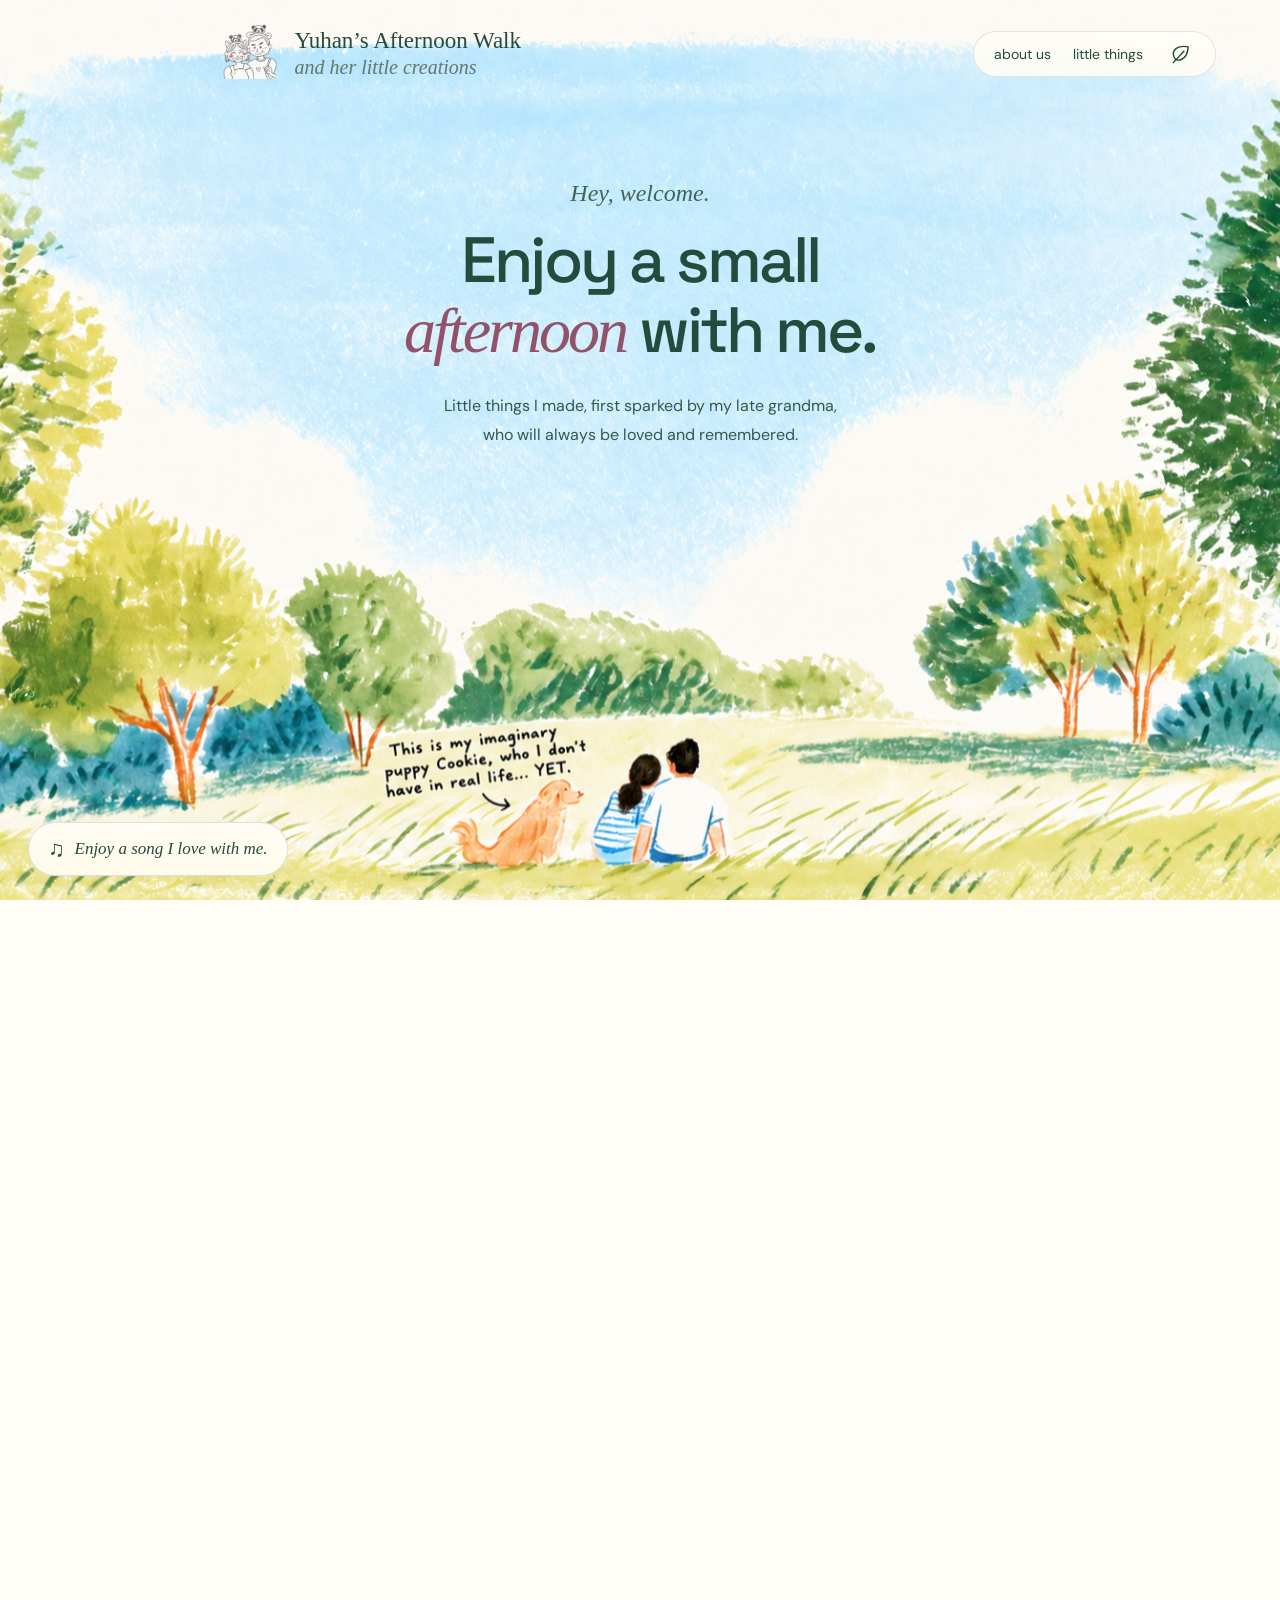
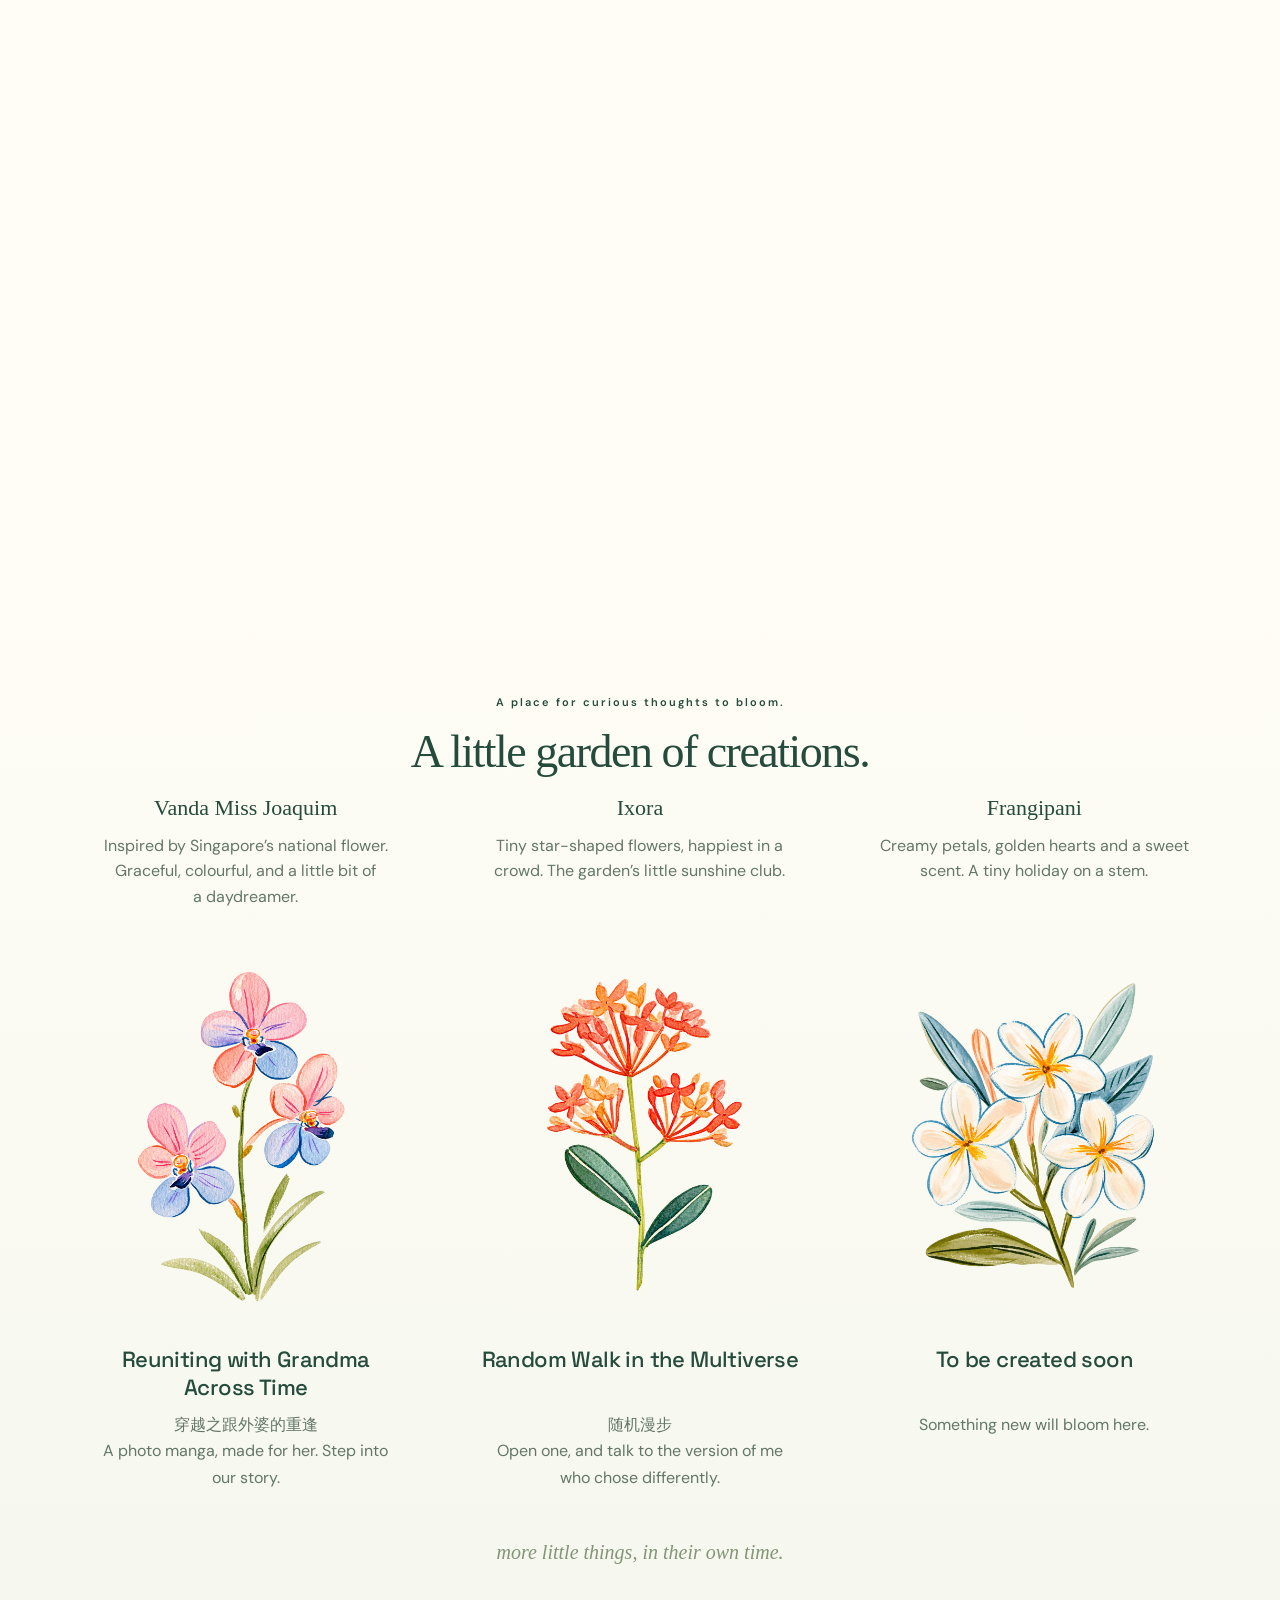
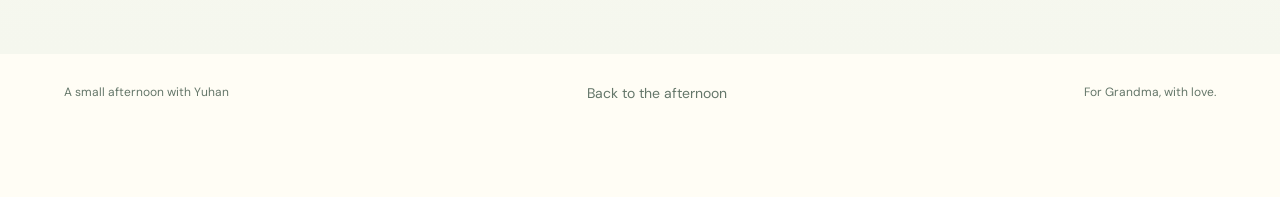
<file: index.html>
<!doctype html>
<html lang="en">
<head>
  <meta charset="utf-8"><meta name="viewport" content="width=device-width,initial-scale=1">
  <title>A small afternoon with Yuhan</title>
  <meta name="description" content="A small afternoon with Yuhan. Little things I made, first sparked by my late grandma, who will always be loved and remembered.">
  <link rel="icon" href="logo.png" type="image/png">
  <link rel="stylesheet" href="style.css?v=grandma-garden-8">
</head>
<body>
  <header class="nav"><a href="./" class="brand" aria-label="Yuhan home"><img src="logo.png" alt="" width="58" height="58"><span>Yuhan’s Afternoon Walk<br><em>and her little creations</em></span></a><nav aria-label="Main navigation"><a href="#about">about us</a><a href="#things">little things</a><button class="motion-toggle" type="button" aria-label="Reduce animation" aria-pressed="false" title="Reduce animation"><svg viewBox="0 0 24 24" aria-hidden="true"><path d="M20 4C9 2 3 7 5 14c2 7 14 5 15-10Z" fill="none" stroke="currentColor" stroke-width="1.5"/><path d="M4 21 16 8" fill="none" stroke="currentColor" stroke-width="1.5"/></svg></button></nav></header>
  <main>
    <section class="afternoon-journey" id="welcome" aria-label="A small afternoon with Yuhan">
      <span class="about-stop" id="about" aria-hidden="true"></span>
      <div class="scene">
        <div class="camera" aria-hidden="true">
          <div class="scene-world">
            <img class="scene-painting" src="assets/afternoon.png" alt="" fetchpriority="high" width="1675" height="939">
            <img class="scene-story-painting" src="assets/afternoon-story.png" alt="" width="1675" height="939">
            <canvas class="wind-canvas" aria-hidden="true"></canvas>
          </div>
        </div>
        <div class="drifting-leaves" aria-hidden="true">
          <i></i><i></i><i></i><i></i><i></i>
        </div>
        <div class="scene-heading">
          <p class="hello">Hey, welcome.</p>
          <h1>Enjoy a small<br><em>afternoon</em> with me.</h1>
          <p class="dedication">Little things I made, first sparked by my late grandma,<br class="desktop-break"> who will always be loved and remembered.</p>
        </div>
        <article class="story-card" aria-labelledby="story-title">
          <img class="story-logo" src="logo.png" alt="A friend’s hand-drawn portrait of Yuhan and her husband" width="90" height="90">
          <p class="eyebrow">A LITTLE ABOUT US</p>
          <h2 id="story-title">Hey, I’m Yuhan.</h2>
          <p>A girl from Sichuan, China, living in beautiful Singapore. I’m a passionate walker—that’s why it’s “walk with me.” Sometimes I walk with a podcast on; sometimes with it off, debating weird topics with my dear husband. I also love cooking and taking naps.</p>
          <p>This little corner of the internet began with a manga I made using AI for my grandma, who sadly passed away in October 2026. I wanted a home for that original project, made for her. Then more weird little thoughts started popping up, and I kept making.</p>
          <p>Whoever you are, thank you for visiting. I’m glad you’re here!</p>
          <span class="story-sign">stay a little while.</span>
        </article>

        <p class="visually-hidden">A peaceful painted lawn surrounded by leafy trees, with Yuhan and her husband sitting together, seen from behind. Their imaginary puppy Cookie sits beside them. Cookie is a puppy Yuhan doesn’t have in real life… YET.</p>
      </div>
    </section>
    <section class="collection" id="things" aria-labelledby="collection-title">
      <p class="eyebrow">A place for curious thoughts to bloom.</p>
      <h2 id="collection-title">A little garden of creations.</h2>
      <div class="flower-garden">
        <a class="flower-project" href="grandma/" aria-label="Read Reuniting with Grandma Across Time, Yuhan’s bilingual photo manga">
          <div class="flower-introduction"><strong>Vanda Miss Joaquim</strong><p>Inspired by Singapore’s national flower. Graceful, colourful, and a little bit of a daydreamer.</p></div>
          <img class="project-orchid" src="assets/orchid.png" alt="A hand-painted pink, lilac, and blue Singapore orchid" width="928" height="1232" loading="lazy">
          <span class="flower-caption"><strong>Reuniting with Grandma<br>Across Time</strong><span>穿越之跟外婆的重逢<br>A photo manga, made for her. Step into our story.</span></span>
        </a>
        <a class="flower-project" href="doors/" aria-label="Open Random Walk in the Multiverse (随机漫步), Yuhan’s bilingual parallel-lives piece">
          <div class="flower-introduction"><strong>Ixora</strong><p>Tiny star-shaped flowers, happiest in a crowd. The garden’s little sunshine club.</p></div>
          <img class="project-orchid" src="assets/ixora.png" alt="A hand-painted sprig of coral and orange ixora flowers" width="928" height="1232" loading="lazy">
          <span class="flower-caption"><strong>Random Walk in the Multiverse</strong><span>随机漫步<br>Open one, and talk to the version of me who chose differently.</span></span>
        </a>
        <article class="flower-project flower-coming-soon">
          <div class="flower-introduction"><strong>Frangipani</strong><p>Creamy petals, golden hearts and a sweet scent. A tiny holiday on a stem.</p></div>
          <img class="project-orchid" src="assets/frangipani.png" alt="A hand-painted sprig of creamy-white frangipani flowers with golden centers" width="928" height="1232" loading="lazy">
          <div class="flower-caption"><h3>To be created soon</h3><p>Something new will bloom here.</p></div>
        </article>
      </div>
      <p class="garden-note">more little things, in their own time.</p>
    </section>
  </main>
  <footer><span>A small afternoon with Yuhan</span><a href="#welcome">Back to the afternoon</a><span>For Grandma, with love.</span></footer>
  <aside class="music-corner" aria-label="A song from Yuhan">
    <audio id="afternoon-music" preload="none" src="assets/into-my-arms.aac"></audio>
    <button class="music-invite" type="button" aria-pressed="false"><span aria-hidden="true">♫</span><span class="music-label">Enjoy a song I love with me.</span></button>
    <p class="music-status" role="status" hidden></p>
  </aside>
  <script src="wind.js?v=garden-7"></script>
  <script src="scene.js?v=garden-7"></script>
</body>
</html>
</file>
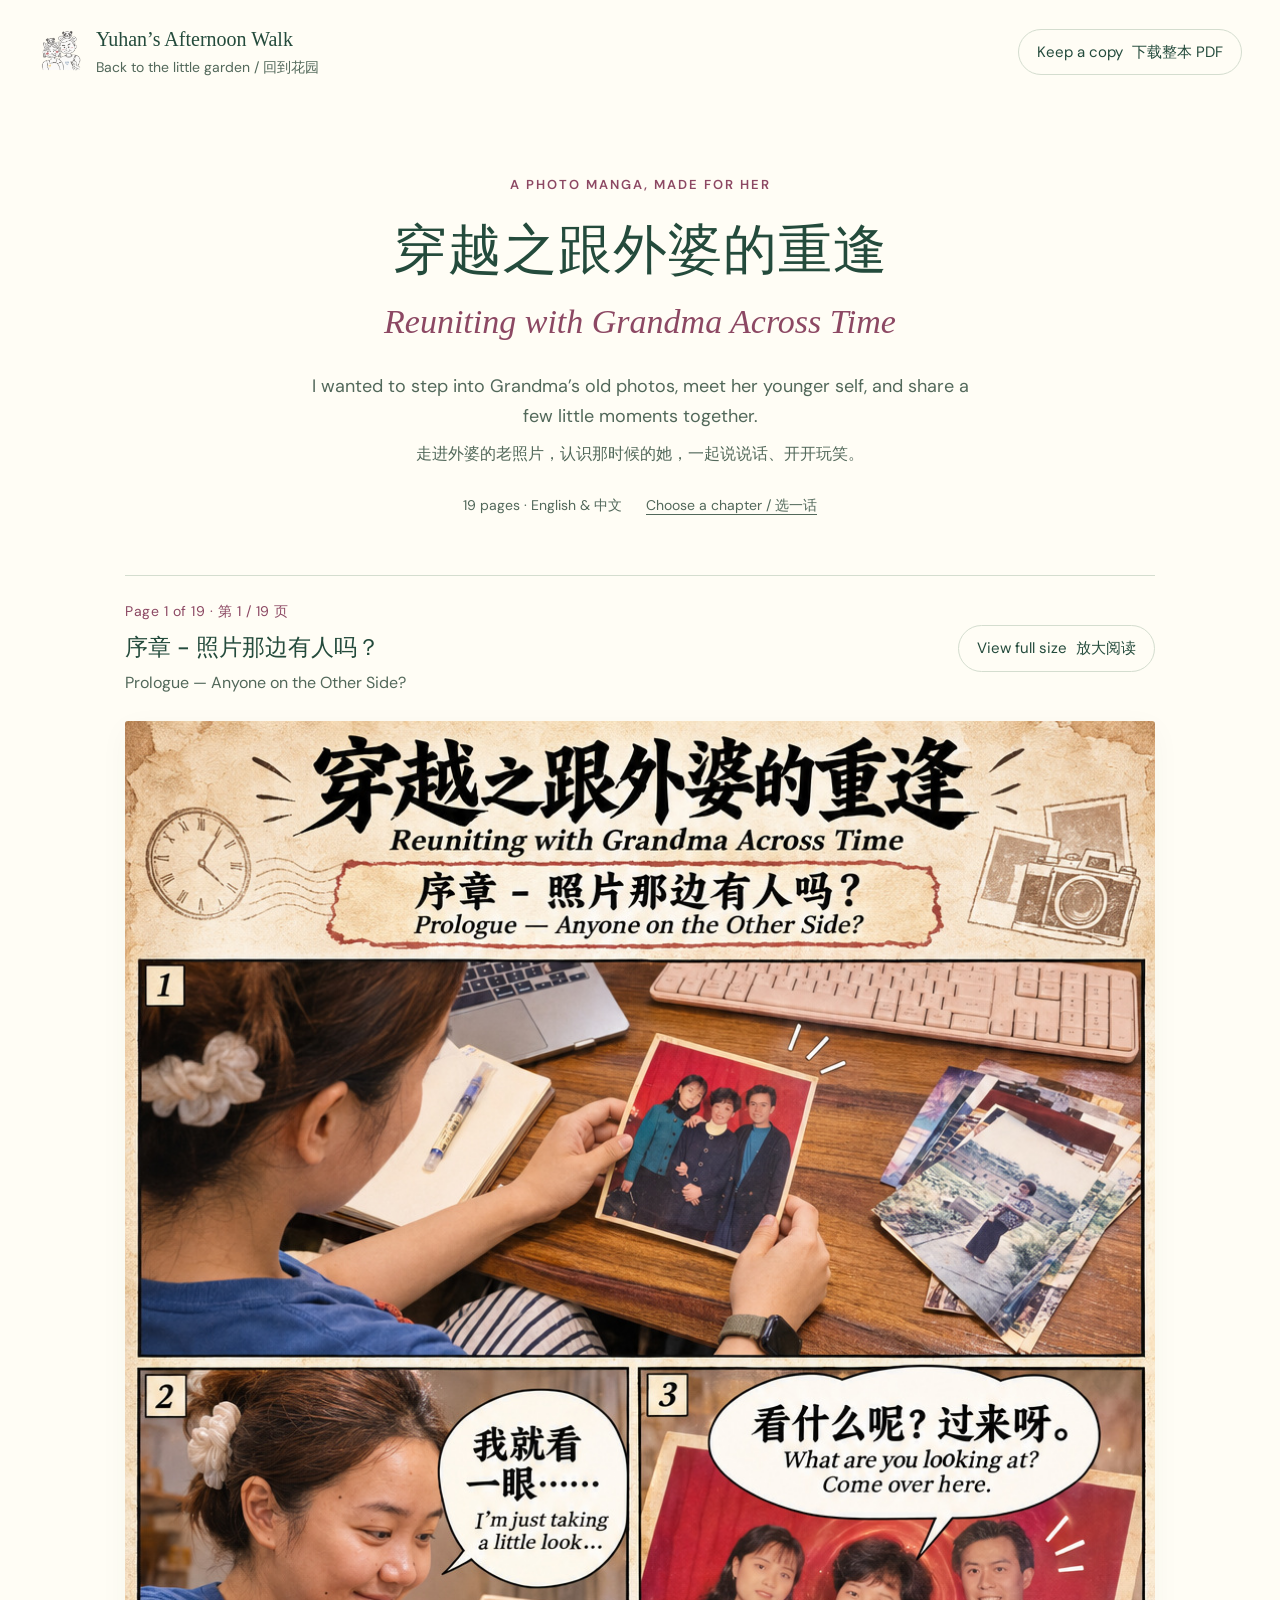
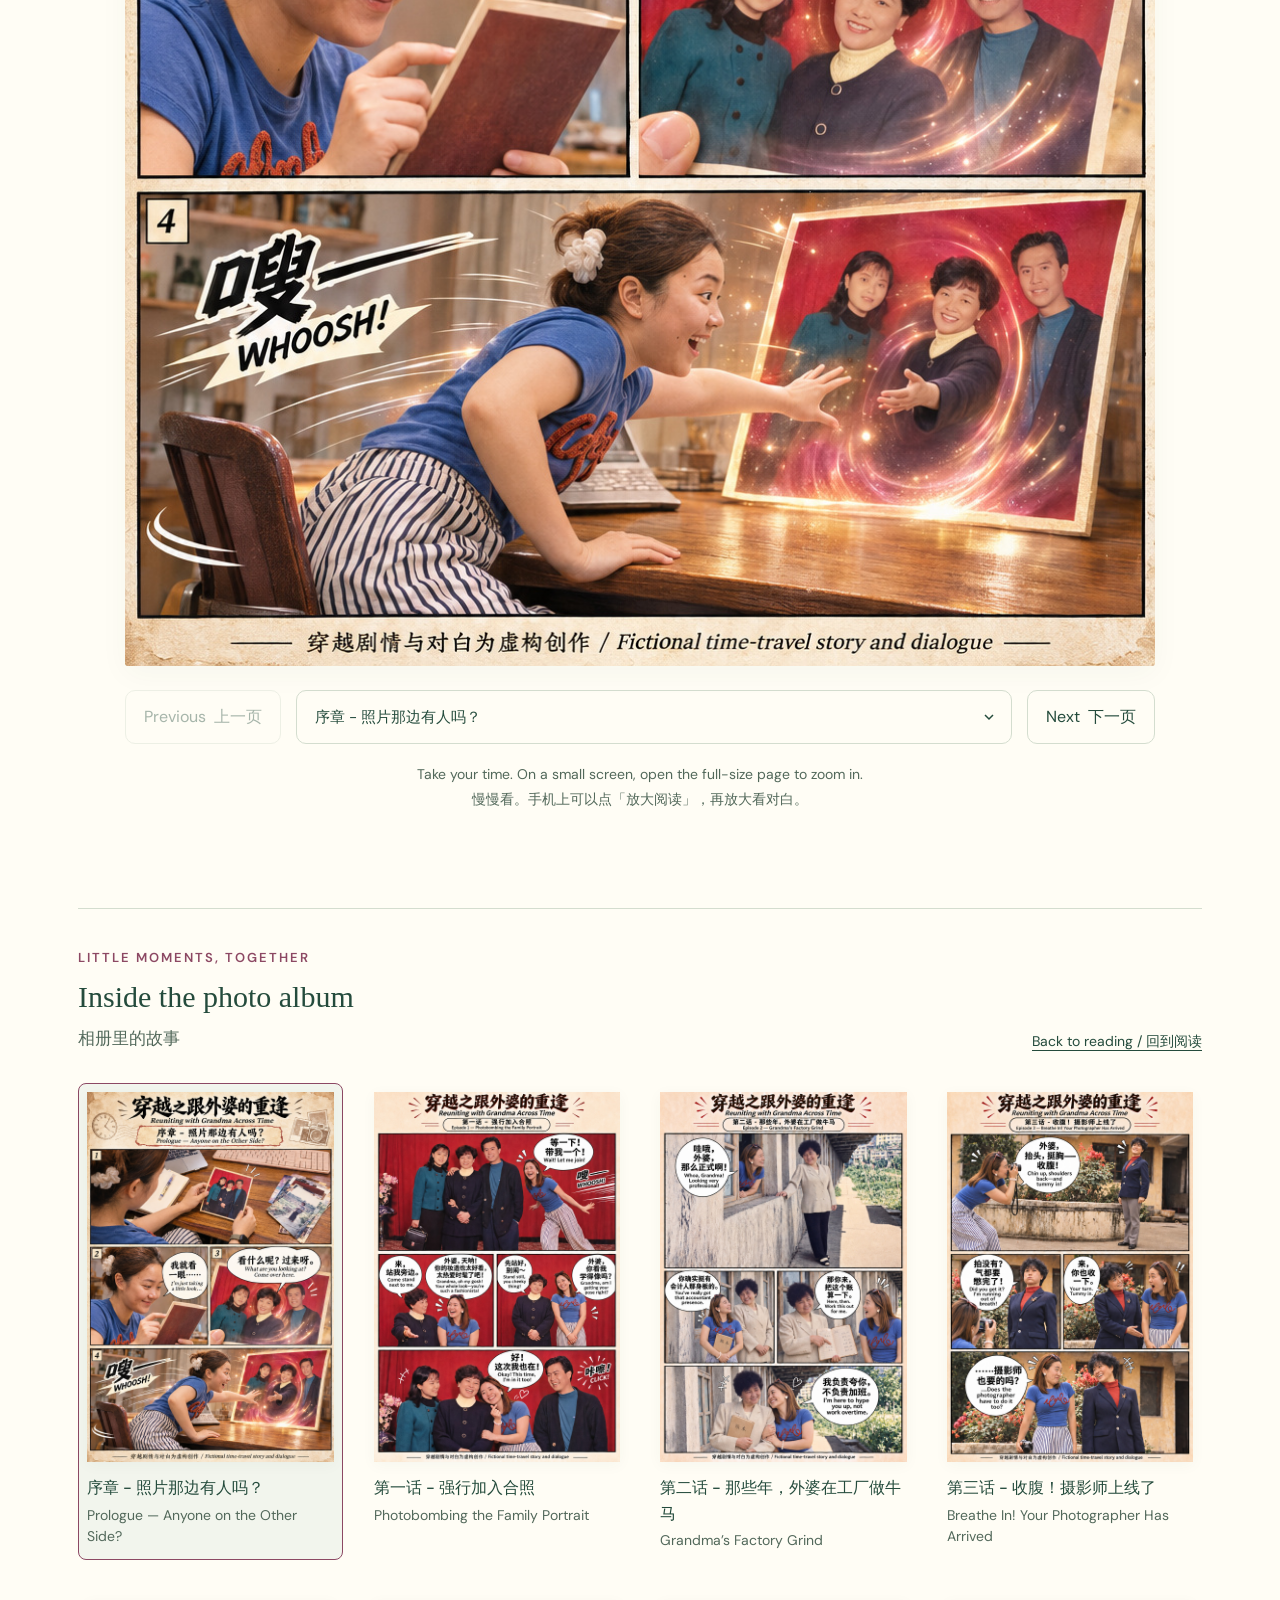
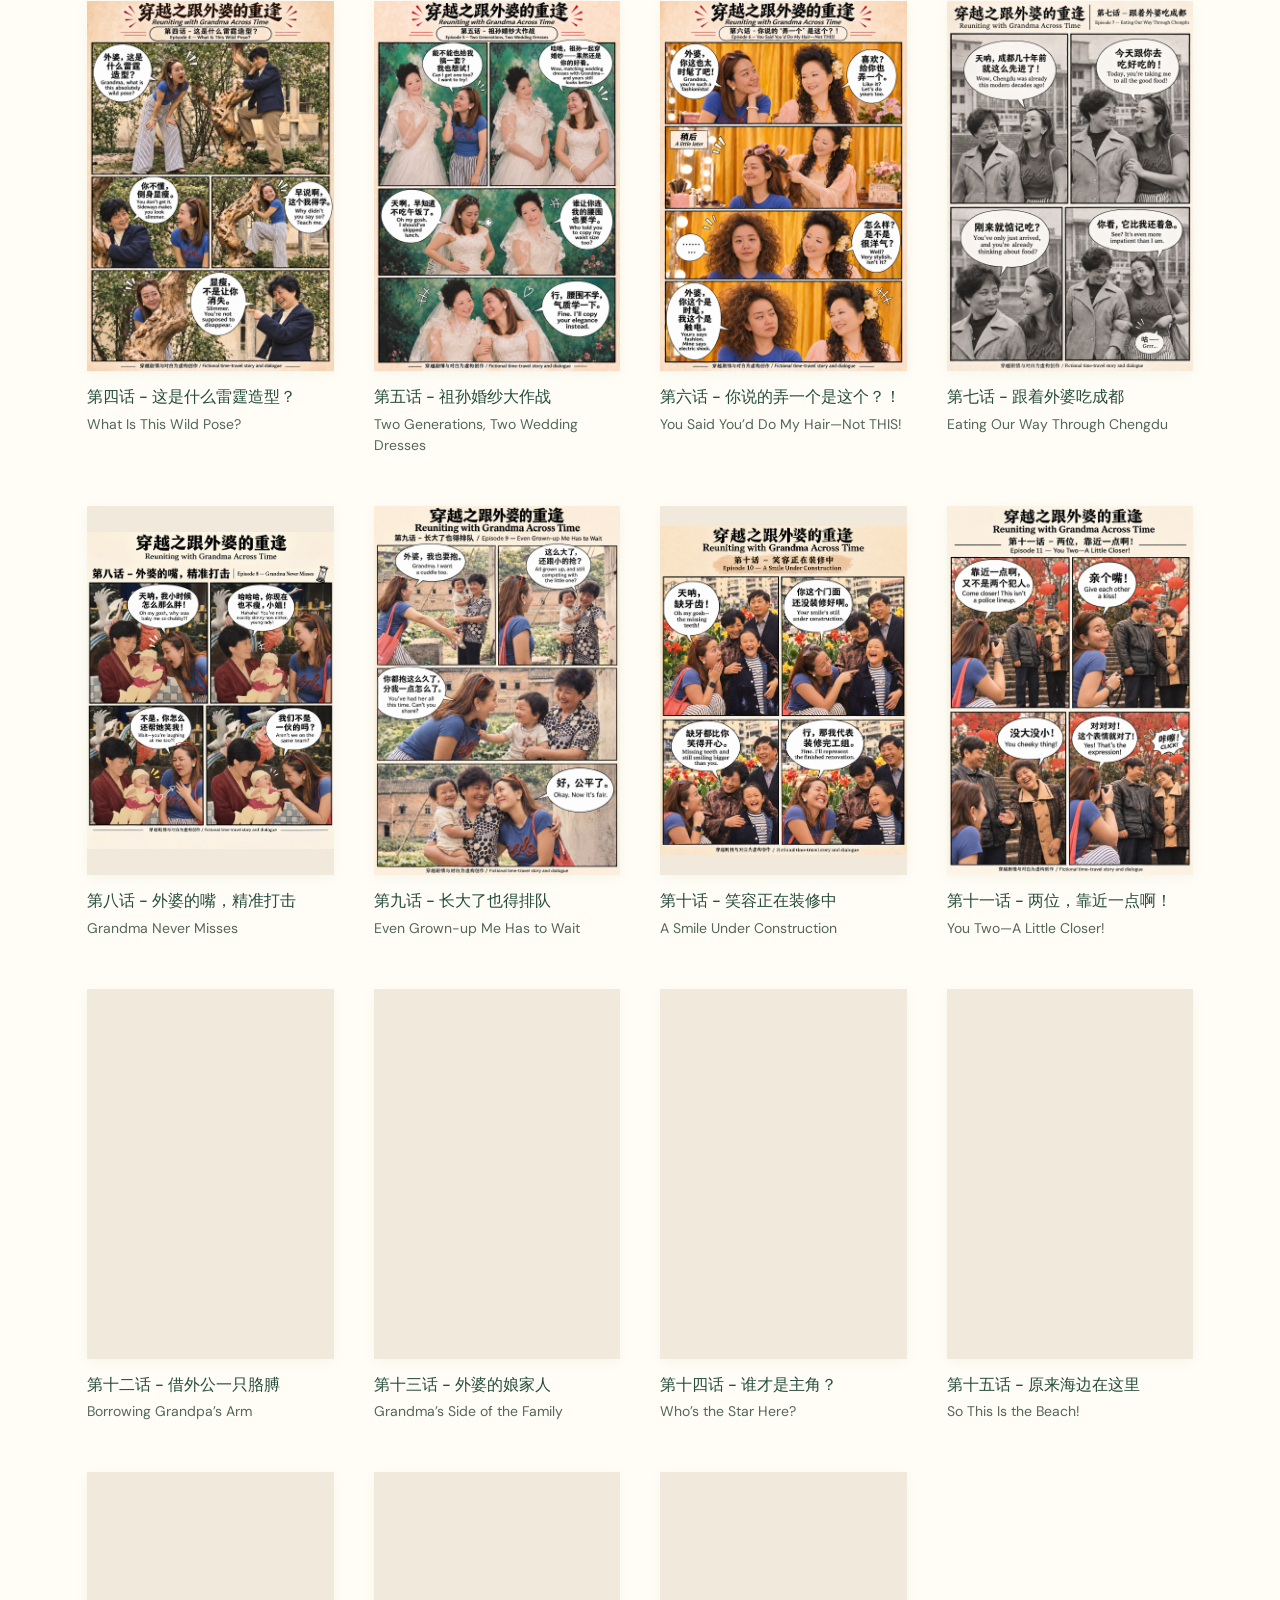
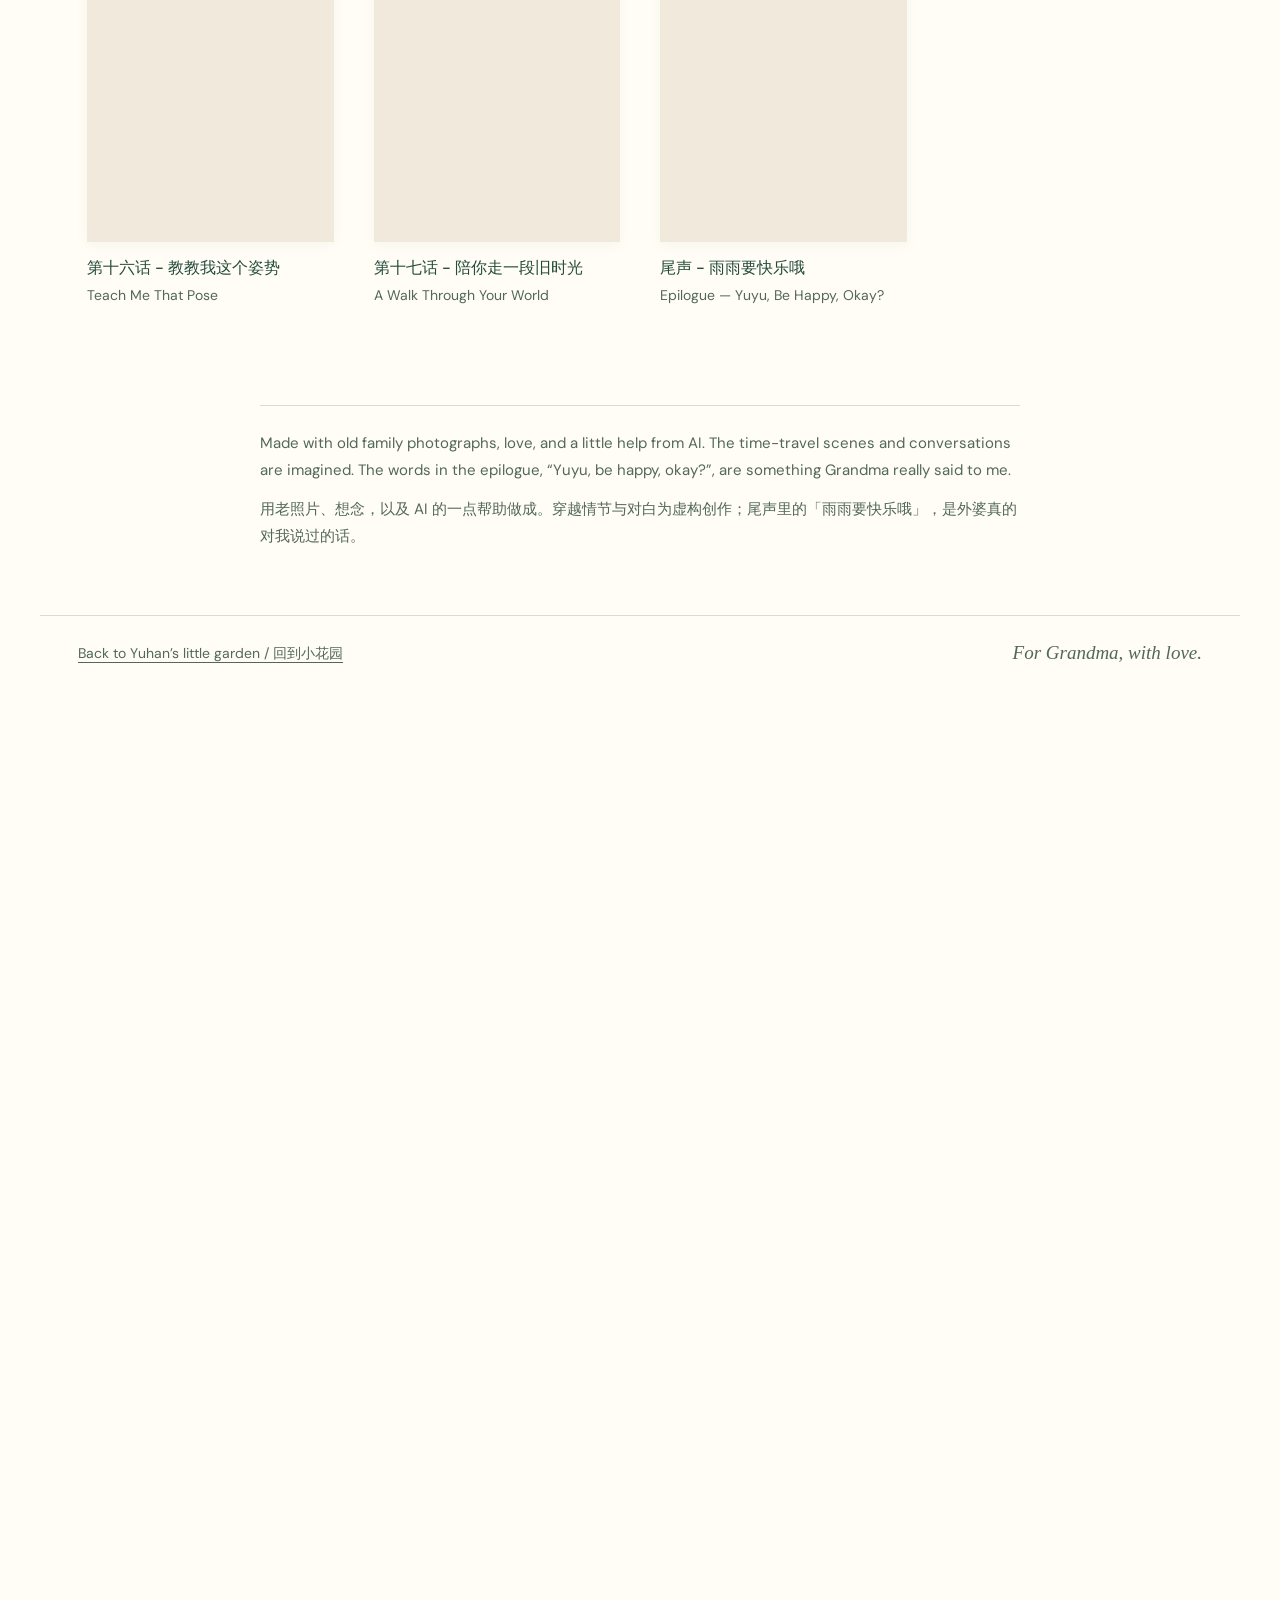
<file: constellation/index.html>
<!doctype html>
<html lang="en"><head><meta charset="utf-8"><meta name="viewport" content="width=device-width,initial-scale=1"><meta http-equiv="refresh" content="0;url=../grandma/"><link rel="canonical" href="https://walkwithyuhan.github.io/grandma/"><title>Reuniting with Grandma Across Time</title></head><body><p>This flower now holds a new story. <a href="../grandma/">Read Reuniting with Grandma Across Time / 穿越之跟外婆的重逢</a>.</p></body></html>
</file>
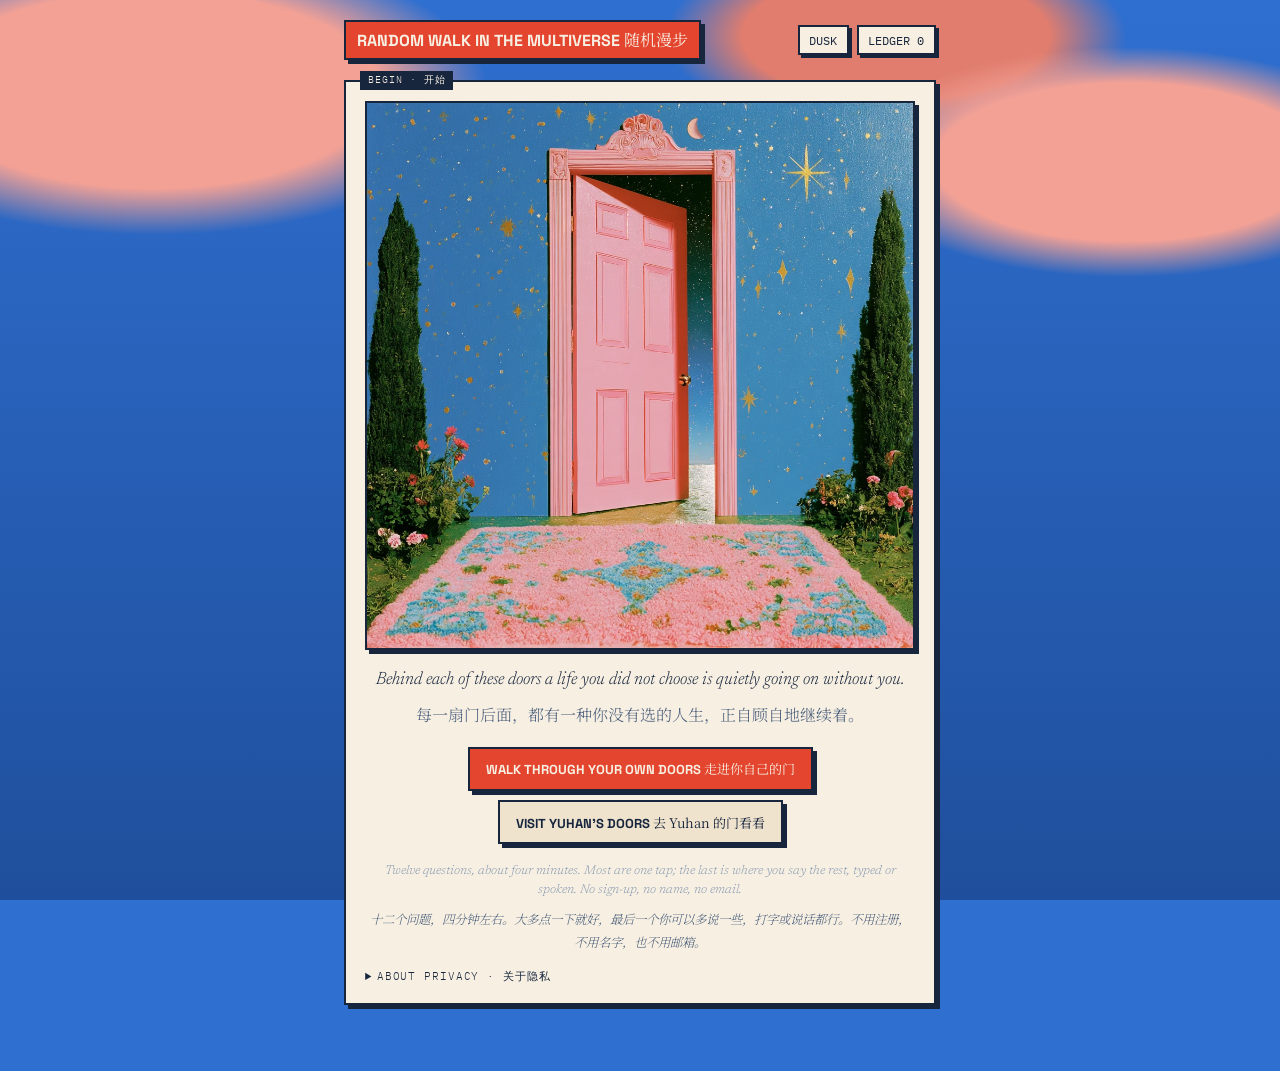
<file: doors/index.html>
<!doctype html>
<html lang="en">
<head>
<meta charset="utf-8">
<meta name="viewport" content="width=device-width,initial-scale=1,viewport-fit=cover">
<title>Random Walk in the Multiverse · 随机漫步</title>
<meta name="description" content="Random Walk in the Multiverse · 随机漫步 — open a door onto a life you didn't live, and talk to the person living it.">
<link rel="stylesheet" href="https://fonts.googleapis.com/css2?family=Space+Grotesk:wght@500;700&family=Newsreader:ital,opsz,wght@0,6..72,300;0,6..72,400;1,6..72,300&family=Noto+Serif+SC:wght@300;400&family=IBM+Plex+Mono:wght@400;500&display=swap">
<style>
  :root {
    --sky:#2f6fd0; --sky-deep:#1f4f9c; --card:#f7f0e2; --card-2:#efe3cd;
    --ink:#17253d; --ink-dim:#4c5f7d; --ink-faint:#8798b2;
    --red:#e4452f; --coral:#f3a195; --coral-deep:#e07d6e; --grass:#3e8f4c; --gold:#f0b43c;
    --rule:#17253d; --shadow:4px 4px 0 var(--rule);
    --grotesk:"Space Grotesk",system-ui,sans-serif;
    --serif:"Newsreader",Georgia,serif;
    --han:"Noto Serif SC","Songti SC",serif;
    --mono:"IBM Plex Mono",ui-monospace,Menlo,monospace;
    color-scheme: light;
  }
  :root[data-skin="dusk"]{ --sky:#17306b; --sky-deep:#0e1f4a; --card:#f0e6d6; --card-2:#e3d5be;
    --coral:#e2897f; --coral-deep:#c4675d; --grass:#2c6b3c; color-scheme: dark; }
  *{box-sizing:border-box}
  html,body{height:100%}
  body{
    margin:0; color:var(--ink); font-family:var(--serif); font-size:1.0625rem; line-height:1.6; font-weight:300;
    background:var(--sky);
    background-image:
      radial-gradient(42% 26% at 12% 10%, var(--coral) 0 42%, transparent 62%),
      radial-gradient(34% 20% at 88% 18%, var(--coral) 0 44%, transparent 64%),
      radial-gradient(30% 18% at 70% 4%, var(--coral-deep) 0 40%, transparent 60%),
      linear-gradient(var(--sky), var(--sky-deep));
    background-attachment:fixed;
    padding-left:max(16px, env(safe-area-inset-left,0px));
    padding-right:max(16px, env(safe-area-inset-right,0px));
  }
  .wrap{max-width:37rem;margin:0 auto;min-height:100%;display:flex;flex-direction:column}
  header{display:flex;align-items:center;justify-content:space-between;gap:.6rem;padding-block:1.25rem .75rem;flex-wrap:wrap}
  .mark{font-family:var(--grotesk);font-weight:700;font-size:1rem;color:var(--card);background:var(--red);
    border:2px solid var(--rule);box-shadow:var(--shadow);padding:.3rem .7rem;text-decoration:none}
  .mark .han{font-family:var(--han);font-weight:400;white-space:nowrap}
  .tools{display:flex;gap:.5rem}
  button.link{font-family:var(--mono);font-size:.75rem;cursor:pointer;background:var(--card);color:var(--ink);
    border:2px solid var(--rule);box-shadow:3px 3px 0 var(--rule);padding:.35rem .6rem}
  button.link:hover{background:var(--gold)}
  button.link:active{transform:translate(2px,2px);box-shadow:1px 1px 0 var(--rule)}
  main{flex:1;padding-block:.5rem 3rem}
  .block{background:var(--card);border:2px solid var(--rule);box-shadow:var(--shadow);padding:1.15rem 1.2rem;margin-bottom:1.1rem;position:relative}
  .block>.tag{position:absolute;top:-.72rem;left:.9rem;font-family:var(--mono);font-size:.625rem;letter-spacing:.1em;
    text-transform:uppercase;background:var(--rule);color:var(--card);padding:.1rem .45rem}
  .studs{display:flex;gap:.35rem;margin-bottom:.75rem}
  .studs i{width:.7rem;height:.7rem;border:2px solid var(--rule);border-radius:50%;background:var(--gold)}
  .studs i:nth-child(2){background:var(--coral)} .studs i:nth-child(3){background:var(--grass)}
  .corridor{text-align:center}
  .doorbtn{background:none;border:0;padding:0;cursor:pointer;display:block;margin:0 auto;width:100%}
  .doorimg{display:block;width:100%;height:auto;border:2px solid var(--rule);box-shadow:var(--shadow);
    transition:transform .5s cubic-bezier(.2,.8,.3,1), filter .4s ease}
  .doorbtn:hover .doorimg{transform:scale(1.015);filter:saturate(1.12) brightness(1.04)}
  .doorbtn.going .doorimg{transform:scale(1.1);filter:saturate(1.3) brightness(1.12)}
  .bait{font-size:1.125rem;font-style:italic;margin:1rem 0 0;text-wrap:balance}
  .bait .han{display:block;margin-top:.45rem;font-style:normal;font-size:1rem;color:var(--ink-dim)}
  .count{font-family:var(--mono);font-size:.6875rem;letter-spacing:.08em;color:var(--ink-faint);margin:1rem 0 0}
  .fine{font-size:.78rem;font-style:italic;line-height:1.55;color:var(--ink-faint);margin:.5rem 0 0}
  .fine.zh{font-family:var(--han)}
  .where{background:var(--red);color:var(--card);border:2px solid var(--rule);box-shadow:var(--shadow);padding:.7rem .9rem;margin-bottom:1rem;font-family:var(--grotesk);font-size:.875rem;line-height:1.45}
  .where.own{background:var(--grass)}
  .where b{font-weight:700}
  .where .han{display:block;margin-top:.3rem;font-family:var(--han);font-weight:400;opacity:.95}
  .whose{font-family:var(--grotesk);font-weight:700;font-size:.875rem;letter-spacing:.02em;margin:.1rem 0 .9rem;color:var(--ink)}
  .whose .han{display:block;font-family:var(--han);font-weight:400;margin-top:.2rem;color:var(--ink-dim)}
  details.privacy{margin-top:.9rem;text-align:left;font-size:.82rem;line-height:1.55;color:var(--ink-dim)}
  details.privacy summary{font-family:var(--mono);font-size:.6875rem;letter-spacing:.08em;cursor:pointer;color:var(--ink);text-transform:uppercase}
  details.privacy ul{margin:.6rem 0 0;padding-left:1.1rem}
  details.privacy li{margin-bottom:.55rem}
  details.privacy .zh{font-family:var(--han)}
  .place{font-family:var(--mono);font-size:.6875rem;letter-spacing:.06em;color:var(--card);margin:0 0 .7rem;text-transform:uppercase}
  .place .han{font-family:var(--han);text-transform:none}
  .steps{display:flex;align-items:center;gap:.35rem;flex-wrap:wrap;font-family:var(--mono);font-size:.625rem;
    letter-spacing:.08em;color:var(--card);margin-bottom:.6rem}
  .steps b{font-weight:400;background:rgba(23,37,61,.45);padding:.15rem .4rem}
  .steps b.on{background:var(--red)} .steps b.done{background:var(--grass)} .steps span{opacity:.6}
  .scene p{margin:0 0 .9rem}
  .scene p:first-of-type::first-letter{font-size:2.5em;float:left;line-height:.84;padding:.06em .12em 0 0;color:var(--red);font-family:var(--grotesk);font-weight:700}
  .han{font-family:var(--han);font-weight:300}
  .zh{font-family:var(--han);font-weight:300;color:var(--ink-dim);line-height:1.8}
  .scene .zh{margin-top:1rem;padding-top:.9rem;border-top:2px dashed var(--ink-faint)}
  .scene .zh p{margin:0 0 .75rem}
  .looks{display:flex;flex-wrap:wrap;gap:.5rem;margin-top:1.1rem}
  .chip{font-family:var(--grotesk);font-weight:500;font-size:.8125rem;cursor:pointer;background:var(--card-2);
    color:var(--ink);border:2px solid var(--rule);box-shadow:3px 3px 0 var(--rule);padding:.4rem .75rem}
  .chip:hover{background:var(--gold)}
  .chip:active{transform:translate(2px,2px);box-shadow:1px 1px 0 var(--rule)}
  .chip.her{background:var(--red);color:var(--card)}
  .chip.her:hover{background:var(--coral-deep)}
  .chip.used{opacity:.5}
  .chip .han{font-family:var(--han)}
  .chip .idx{font-family:var(--mono);font-size:.6875rem;opacity:.7;margin-right:.35rem}
  .found{margin-top:1rem;border-left:6px solid var(--coral);padding-left:.9rem}
  .found p{margin:0 0 .5rem;font-style:italic}
  .found .zh{font-style:normal;margin-bottom:1rem}
  .found .idx{font-family:var(--mono);font-size:.625rem;background:var(--rule);color:var(--card);padding:.05rem .3rem;margin-right:.4rem}
  .sit h2{font-family:var(--grotesk);font-size:1rem;font-weight:700;margin:0 0 .15rem}
  .sit .h2zh{font-family:var(--han);font-size:.9375rem;color:var(--ink-dim);margin:0 0 .85rem}
  .plate{display:grid}
  .plate .r{display:grid;grid-template-columns:2rem 1fr;gap:.6rem;padding:.55rem 0;border-top:1px dotted var(--ink-faint)}
  .plate .r:first-child{border-top:0}
  .plate .n{font-family:var(--mono);font-size:.6875rem;color:var(--ink-faint);padding-top:.18rem}
  .plate .v .zh{display:block;font-size:.9375rem;margin-top:.1rem}
  .talk{display:grid;gap:1rem}
  .turn{border-left:2px solid var(--ink-faint);padding-left:.75rem}
  .turn.her{border-left-color:var(--red)}
  .turn .who{font-family:var(--mono);font-size:.625rem;letter-spacing:.1em;text-transform:uppercase;color:var(--ink-faint);display:block;margin-bottom:.25rem}
  .turn.you .said{color:var(--ink-dim)}
  .turn.her .said{font-size:1.125rem}
  .turn .zh{margin:.25rem 0 0;font-size:1rem}
  .said{margin:0;white-space:pre-wrap}
  .said em,.zh em{color:var(--ink-faint);font-style:italic}
  form.ask{display:flex;gap:.5rem;margin-top:1rem}
  input[type=text]{flex:1;min-width:0;background:#fff;color:var(--ink);border:2px solid var(--rule);
    padding:.65rem .8rem;font-family:var(--serif);font-size:1rem}
  textarea{width:100%;background:#fff;color:var(--ink);border:2px solid var(--rule);padding:.7rem .8rem;
    font-family:var(--serif);font-size:1rem;line-height:1.55;margin-top:.9rem;resize:vertical}
  input[type=text]:focus-visible,textarea:focus-visible{outline:3px solid var(--gold);outline-offset:1px}
  .btn{font-family:var(--grotesk);font-weight:700;font-size:.8125rem;cursor:pointer;background:var(--card-2);
    color:var(--ink);border:2px solid var(--rule);box-shadow:var(--shadow);padding:.65rem 1rem}
  .btn:hover{background:var(--gold)}
  .btn:active{transform:translate(3px,3px);box-shadow:1px 1px 0 var(--rule)}
  .btn .han{font-family:var(--han);font-weight:400}
  .btn.warm{background:var(--red);color:var(--card)}
  .btn.warm:hover{background:var(--coral-deep)}
  .doorq .q{font-family:var(--grotesk);font-weight:500;margin:0 0 .15rem}
  .doorq .qzh{font-family:var(--han);color:var(--ink-dim);margin:0 0 .9rem}
  .row{display:flex;flex-wrap:wrap;gap:.6rem}
  .thinking{font-family:var(--mono);font-size:.875rem}
  .entry{border-left:8px solid var(--coral);padding-left:.9rem;margin-bottom:1.2rem}
  .entry.stayed{border-left-color:var(--red)}
  .entry .head{font-family:var(--mono);font-size:.6875rem;letter-spacing:.08em;color:var(--ink-faint)}
  .entry .line{margin:.2rem 0 0}
  .entry .tag2{font-family:var(--mono);font-size:.625rem;background:var(--red);color:var(--card);padding:.05rem .35rem}
  .empty{font-style:italic;color:var(--ink-dim)}
  .err{color:#9c2414;font-family:var(--mono);font-size:.875rem}
  @media (prefers-reduced-motion: reduce){*{transition:none !important}}
</style>
</head>
<body>
<div class="wrap">
  <header>
    <a class="mark" href="../#things">RANDOM WALK IN THE MULTIVERSE <span class="han">随机漫步</span></a>
    <span class="tools">
      <button class="link" id="skin"></button>
      <button class="link" id="nav"></button>
    </span>
  </header>
  <main id="main"></main>
</div>

<script type="module">
// ---- where the API lives. Change this to your deployed Worker. ----
const API = "https://doors-api.yuhanxie2021-33f.workers.dev";

const QUESTIONS = [
  { k:"age", en:"How old are you?", zh:"你多大？", ph:"31", free:true },
  { k:"pronoun", en:"How should we refer to the other you?", zh:"该怎么称呼另一个你？",
    sub:"Optional. Skip it and the other you stays gender-neutral.", sub_zh:"可以跳过。跳过的话，另一个你就不分性别。",
    opts:[{en:"She",zh:"她",val:"she"},{en:"He",zh:"他",val:"he"},{en:"They",zh:"不分性别",val:"they"}] },
  { k:"home", en:"Where were you born, and which cities have you lived in since?", zh:"你在哪里出生？之后在哪些城市生活过？",
    sub:"For example: born in A, university in B, first job in C.", sub_zh:"比如：在 A 出生，在 B 上大学，在 C 开始第一份工作。",
    ph:"born in…, then…", free:true },
  { k:"now", en:"Where do you live now, and what do you do?", zh:"你现在住在哪里？做什么？", ph:"a city, and your work or days", free:true },
  { k:"city", en:"A city or country you almost moved to.", zh:"一个你差点搬去的城市或国家。", ph:"the one you still think about", free:true,
    opts:[{en:"There wasn't one", zh:"没有过", val:""}] },
  { k:"safe", en:"An opportunity you said no to, and still remember.", zh:"一个你拒绝了、但至今还记得的机会。", ph:"or say what it was", free:true,
    opts:[{en:"A job",zh:"一份工作",val:"a job offer"},{en:"A school",zh:"一所学校",val:"a place at a school"},
          {en:"A move",zh:"一次搬家",val:"a move to another city or country"},{en:"A relationship",zh:"一段感情",val:"a relationship"},
          {en:"Never came up",zh:"没遇过",val:""}] },
  { k:"quit", en:"What did you quit that you were good at?", zh:"你放弃了什么本来擅长的事？", ph:"or type your own", free:true,
    opts:[{en:"An instrument",zh:"一个乐器",val:"playing an instrument"},{en:"A sport",zh:"一项运动",val:"a sport"},
          {en:"Drawing or writing",zh:"画画或写作",val:"drawing and writing"},{en:"A subject",zh:"一门专业",val:"a subject they were good at"}] },
  { k:"met", en:"Who did you meet by chance, who changed everything?", zh:"谁是你偶然遇见、却改变了一切的人？",
    sub:"Your partner, a friend, a teacher, a boss…", sub_zh:"你的伴侣、朋友、老师、上司……",
    ph:"a name, or who they are to you", free:true,
    opts:[{en:"A partner",zh:"伴侣",val:"the person they ended up with"},{en:"A friend",zh:"朋友",val:"the friend who changed things"},
          {en:"A teacher or boss",zh:"老师或上司",val:"the teacher or boss who changed things"},{en:"Nobody",zh:"没有",val:""}] },
  { k:"dream", en:"A dream you put aside.", zh:"一个你放下了的梦想。", ph:"or type your own", free:true,
    opts:[{en:"Travel the world",zh:"环游世界",val:"travelling the world"},{en:"Start something of my own",zh:"自己做点什么",val:"starting something of their own"},
          {en:"Art, music or writing",zh:"艺术、音乐或写作",val:"art, music or writing"},{en:"A different career",zh:"另一种职业",val:"a completely different career"}] },
  { k:"much", en:"What do you do too much of?", zh:"你做得过多的是什么？", ph:"or type your own", free:true,
    opts:[{en:"Work",zh:"工作",val:"work"},{en:"Pleasing people",zh:"讨好别人",val:"trying to please people"},
          {en:"Thinking",zh:"想",val:"thinking about it"},{en:"Looking after people",zh:"照顾别人",val:"looking after other people"},
          {en:"Planning",zh:"计划",val:"planning"}] },
  { k:"nature", en:"What do your friends love about you?", zh:"朋友们最喜欢你哪一点？", ph:"or type your own", free:true,
    opts:[{en:"My humour",zh:"我的幽默",val:"their humour"},{en:"My warmth",zh:"我的温暖",val:"their warmth"},
          {en:"My drive",zh:"我的干劲",val:"their drive"},{en:"My calm",zh:"我的沉稳",val:"their calm"}] },
  { k:"story", open:true, en:"Now tell me about your life.", zh:"最后，讲讲你的人生。",
    sub:"Anything you like, in any order — where you've lived, what you nearly did, who mattered, what you're still deciding. The more you say, the less generic the people behind the doors will be. Type it or speak it.",
    sub_zh:"想到哪说到哪 —— 你住过哪里、差点做了什么、谁要紧、你至今没想好的是什么。你说得越多，门后面那些人就越不像随便生成的。可以打字，也可以说话。",
    ph:"I grew up in…" }
];

const LK = { ledger:"doors.ledger.w1", skin:"doors.skin.w1", mode:"doors.mode.w1", seed:"doors.seed.w1", owner:"doors.owner.w1" };
const S = { view:"start", mode:null, seed:{}, qi:0, door:null, token:null, history:[], looked:[], staying:false };
const $ = s => document.querySelector(s);
const main = () => $("#main");

const get = k => { try { return localStorage.getItem(k); } catch(e){ return null; } };
const set = (k,v) => { try { localStorage.setItem(k,v); } catch(e){} };
// each corridor keeps its own ledger
const ledgerKey = () => S.mode==="own" ? "doors.ledger.own.w1" : "doors.ledger.yuhan.w1";
const ledger = () => { try { return JSON.parse(get(ledgerKey()) || "[]"); } catch(e){ return []; } };
const saveLedger = r => set(ledgerKey(), JSON.stringify(r));
const savedSeed = () => { try { return JSON.parse(get(LK.seed) || "{}"); } catch(e){ return {}; } };
const hasSeed = () => Object.keys(savedSeed()).length > 0;
// words that change with the corridor: in your own doors it is "the other you", never he/she
const W = () => S.mode==="own"
  ? { her:"the other you", herZh:"另一个你", look:"The other you · 另一个你的样子", plate:"Spec plate · 另一个你的情况",
      say:"Say something to the other you · 和另一个你说点什么", quiet:"*(no answer)*", quietZh:"*(没有回答)*",
      gone:"*(they have to go — keep walking, there are other doors)*", goneZh:"*(得走了——继续走吧，还有别的门)*",
      ledger:["Writing the other you into the ledger…","正在把另一个你写进账本…"] }
  : { her:"her", herZh:"她", look:"Her · 她的样子", plate:"Spec plate · 她的情况",
      say:"Say something to her · 和她说点什么", quiet:"*(she doesn't answer)*", quietZh:"*(她没有回答)*",
      gone:"*(she has to go — keep walking, there are other doors)*", goneZh:"*(她得走了——继续走吧，还有别的门)*",
      ledger:["Writing her into the ledger…","正在把她写进账本…"] };

const esc = s => String(s==null?"":s).replace(/[&<>"']/g, c => ({"&":"&amp;","<":"&lt;",">":"&gt;",'"':"&quot;","'":"&#39;"}[c]));
const fmt = s => esc(s).replace(/\*\(([^)]*)\)\*/g,"<em>($1)</em>").replace(/\*([^*]+)\*/g,"<em>$1</em>");
const paras = s => String(s||"").split(/\n\n+/).filter(Boolean).map(p=>`<p>${fmt(p)}</p>`).join("");
const studs = () => `<div class="studs"><i></i><i></i><i></i></div>`;
const steps = at => { const o=["LOOK","STAY","TALK"], i=o.indexOf(at);
  return `<div class="steps">${o.map((s,k)=>`<b class="${k===i?"on":(k<i?"done":"")}">${s}</b>${k<o.length-1?"<span>─</span>":""}`).join("")}</div>`; };

// Owner pass: open doors/?owner=YOUR-KEY once on your own browser. The key is kept in
// this browser only (never in this public repo) and the server skips the daily caps for it.
// Open doors/?owner=off to forget it.
(() => {
  try {
    const u = new URL(location.href), k = u.searchParams.get("owner");
    if (k === null) return;
    if (k === "off" || !k) localStorage.removeItem("doors.owner.w1"); else localStorage.setItem("doors.owner.w1", k);
    u.searchParams.delete("owner");
    history.replaceState(null, "", u.pathname + u.search + u.hash);
  } catch(e){}
})();

async function api(payload) {
  const headers = {"content-type":"application/json"};
  const ok = get(LK.owner); if (ok) headers["x-owner-key"] = ok;
  // an anonymous random id for this browser, so each visitor gets their own daily limit
  let vid = get("doors.vid.w1");
  if (!vid) { vid = (crypto.randomUUID ? crypto.randomUUID() : String(Math.random()).slice(2) + Date.now()); set("doors.vid.w1", vid); }
  headers["x-visitor-id"] = vid;
  const r = await fetch(API, { method:"POST", headers, body: JSON.stringify(payload) });
  const data = await r.json().catch(()=>({error:"bad response"}));
  if (!r.ok) throw Object.assign(new Error(data.error || "error"), { code: data.error, cap: data.cap });
  return data;
}

function setNav(){ $("#nav").textContent = S.view==="ledger" ? "BACK" : "LEDGER " + ledger().length; }

// ------------------------------------------------------------------ screens
function renderStart(){
  S.view="start";
  main().innerHTML = `
    <div class="block corridor"><span class="tag">Begin · 开始</span>
      <img class="doorimg" src="door.webp" alt="A pink door standing open against a starry sky">
      <p class="bait">Behind each of these doors a life you did not choose is quietly going on without you.
        <span class="han">每一扇门后面，都有一种你没有选的人生，正自顾自地继续着。</span></p>
      <div class="row" style="justify-content:center;margin-top:1.2rem">
        <button class="btn warm" id="own">WALK THROUGH YOUR OWN DOORS <span class="han">走进你自己的门</span></button>
        <button class="btn" id="mine">VISIT YUHAN’S DOORS <span class="han">去 Yuhan 的门看看</span></button>
      </div>
      ${hasSeed()?`<p class="count" style="margin-top:.8rem"><button class="link" id="redo">ANSWER YOUR QUESTIONS AGAIN <span class="han">重新回答问题</span></button></p>`:""}
      <p class="fine" style="margin-top:1.1rem">Twelve questions, about four minutes. Most are one tap; the last is where you say the rest, typed or spoken. No sign-up, no name, no email.</p>
      <p class="fine zh">十二个问题，四分钟左右。大多点一下就好，最后一个你可以多说一些，打字或说话都行。不用注册，不用名字，也不用邮箱。</p>
      <details class="privacy">
        <summary>About privacy · 关于隐私</summary>
        <ul>
          <li><b>Kept in your browser:</b> your answers to the questions and your ledger of doors. This site does not store them, and you can wipe them any time with “Clear this corridor”.<br><span class="zh">只存在你自己的浏览器里：你对问题的回答和开过的门的账本。本站不保存，你随时可以用“清空这条走廊”删掉。</span></li>
          <li><b>Sent to write the replies:</b> when you open a door or say something, your answers and messages pass through this site’s small server to an AI service, DeepSeek, which writes what the other you says. This site saves none of it; what DeepSeek keeps is covered by DeepSeek’s own privacy policy.<br><span class="zh">为了生成回复会发送出去：你开门或说话时，你的回答和消息会经过本站的小服务器，发给 AI 服务 DeepSeek，由它写出“另一个你”说的话。本站不保存这些内容；DeepSeek 会保留什么，以它自己的隐私政策为准。</span></li>
          <li><b>Used for fair limits:</b> a random anonymous ID kept in your browser, plus your internet (IP) address, are used to count the daily number of doors and messages; the counts disappear after about a day.<br><span class="zh">用于限制次数：浏览器里一个随机的匿名编号，加上你的网络（IP）地址，只用来计算每天开门和说话的次数，大约一天后自动清除。</span></li>
          <li><b>A tip:</b> keep out details you wouldn’t want an AI company to see, like full names, ID numbers or addresses.<br><span class="zh">小建议：别写你不想让 AI 公司看到的信息，比如全名、证件号码或住址。</span></li>
        </ul>
      </details>
    </div>`;
  $("#mine").onclick = () => { S.mode="yuhan"; S.seed={}; set(LK.mode,"yuhan"); renderCorridor(); };
  $("#own").onclick = () => {
    S.mode="own";
    if (hasSeed()) { S.seed=savedSeed(); set(LK.mode,"own"); renderCorridor(); }
    else { S.seed={}; S.qi=0; renderQuestion(); }
  };
  if ($("#redo")) $("#redo").onclick = () => { S.mode="own"; S.seed={}; S.qi=0; renderQuestion(); };
  setNav();
}

function renderQuestion(){
  S.view="ask";
  const i=S.qi, q=QUESTIONS[i], total=String(QUESTIONS.length).padStart(2,"0");
  main().innerHTML = `
    <div class="block"><span class="tag">${String(i+1).padStart(2,"0")} / ${total}</span>
      ${studs()}
      <p class="said" style="font-size:1.25rem">${esc(q.en)}</p>
      <p class="said zh" style="font-size:1.0625rem">${esc(q.zh)}</p>
      ${q.sub?`<p class="fine">${esc(q.sub)}</p><p class="fine zh">${esc(q.sub_zh||"")}</p>`:""}
      ${q.opts?`<div class="looks">${q.opts.map((o,k)=>`<button class="chip" data-opt="${k}">${esc(o.en)} <span class="han">${esc(o.zh)}</span></button>`).join("")}</div>`:""}
      ${q.open?`<textarea id="qtext" rows="7" placeholder="${esc(q.ph||"")}"></textarea>
        <div class="row" style="margin-top:.8rem">
          <button class="btn warm" id="qdone">DONE <span class="han">写完了</span></button>
          <button class="btn" id="qmic" hidden>SPEAK <span class="han">说话</span></button>
          <button class="link" id="qlang" hidden></button>
          <span class="count" id="qstate"></span>
        </div>`:""}
      ${q.free && !q.open?`<form class="ask" id="qform">
        <input type="text" id="qinput" placeholder="${esc(q.ph||"")}" autocomplete="off">
        <button class="btn" type="submit">NEXT <span class="han">下一个</span></button></form>`:""}
      <p class="count" style="margin-top:1rem"><button class="link" id="skip">SKIP <span class="han">跳过</span></button></p>
    </div>`;
  const next = v => {
    if (v) S.seed[q.k]=v;
    S.qi++;
    if (S.qi>=QUESTIONS.length){ set(LK.mode,"own"); set(LK.seed, JSON.stringify(S.seed)); renderCorridor(); }
    else renderQuestion();
  };
  main().querySelectorAll("[data-opt]").forEach(b=>b.onclick=()=>next(q.opts[+b.dataset.opt].val));
  if ($("#qform")) $("#qform").onsubmit = e => { e.preventDefault(); next($("#qinput").value.trim()); };
  if ($("#qdone")) $("#qdone").onclick = () => next($("#qtext").value.trim());
  $("#skip").onclick = () => next("");
  if ($("#qinput")) $("#qinput").focus();
  if (q.open) wireMic();
  setNav();
}

// the browser's own speech recognition — Chrome and Edge have it, Safari mostly doesn't
function wireMic(){
  const SR = window.SpeechRecognition || window.webkitSpeechRecognition;
  const btn=$("#qmic"), box=$("#qtext"), st=$("#qstate"), lb=$("#qlang");
  if (!SR || !btn) return;
  btn.hidden=false; lb.hidden=false;
  const rec = new SR();
  rec.continuous = true; rec.interimResults = true;
  rec.lang = get("doors.voice.w1") || ((navigator.language||"en").toLowerCase().startsWith("zh") ? "zh-CN" : "en-US");
  const showLang = () => { lb.innerHTML = rec.lang==="zh-CN" ? '<span class="han">中文</span> · SWITCH TO EN' : 'EN · <span class="han">切换到中文</span>'; };
  showLang();
  lb.onclick = () => { if (live) rec.stop(); rec.lang = rec.lang==="zh-CN" ? "en-US" : "zh-CN"; set("doors.voice.w1", rec.lang); showLang(); };
  let base="", live=false;
  rec.onresult = e => {
    let interim="", final="";
    for (let i=e.resultIndex;i<e.results.length;i++){
      const t=e.results[i][0].transcript;
      if (e.results[i].isFinal) final+=t; else interim+=t;
    }
    if (final) base = (base?base+" ":"")+final.trim();
    box.value = (base?base+" ":"")+interim;
  };
  rec.onstart = () => { live=true; btn.innerHTML='STOP <span class="han">停</span>'; st.textContent="listening · 在听"; };
  rec.onend = () => { live=false; btn.innerHTML='SPEAK <span class="han">说话</span>'; st.textContent=""; };
  rec.onerror = () => { st.textContent="voice unavailable · 请打字"; };
  btn.onclick = () => { base = box.value.trim(); if (live) rec.stop(); else { try { rec.start(); } catch(e){} } };
}

function renderCorridor(bait, baitZh){
  S.view="corridor"; S.door=null; S.token=null;
  const n = ledger().length;
  const en = bait || (n===0 ? "A corridor. One door. Behind it, a Tuesday you didn’t have."
                            : "Another door. The air behind it is a different temperature.");
  const zh = baitZh || (n===0 ? "一条走廊，一扇门。门后是你没过过的那个星期二。"
                              : "又一扇门。门后的空气，温度不一样。");
  main().innerHTML = `
    <div class="block corridor"><span class="tag">${S.mode==="own"?"Your doors · 你的门":"Yuhan’s doors · Yuhan 的门"}</span>
      <p class="whose">${S.mode==="own"
        ? "YOUR DOORS — built from your answers. Behind them: you, if you had chosen differently."
        : "YUHAN’S DOORS — behind them, the versions of Yuhan who chose differently."}<span class="han">${S.mode==="own"
        ? "你的门 —— 用你的回答搭起来的。门后是：如果当初选得不一样的你。"
        : "Yuhan 的门 —— 门后是当初选得不一样的 Yuhan。"}</span></p>
      <button class="doorbtn" id="open" aria-label="Open the door"><img class="doorimg" src="door.webp" alt=""></button>
      <p class="bait">${fmt(en)}<span class="han">${fmt(zh)}</span></p>
      <div class="row" style="justify-content:center;margin-top:1rem">
        <button class="btn warm" id="open2">OPEN THE DOOR <span class="han">开门</span></button>
      </div>
      <p class="count" style="margin-top:.9rem">${S.mode==="own"?"Your own doors · 你自己的门":"Yuhan’s doors · Yuhan 的门"} · <button class="link" id="switch">OTHER CORRIDOR <span class="han">换一条走廊</span></button></p>
      <p class="count">${n===0?"00 DOORS · 还没开过门":String(n).padStart(2,"0")+(n===1?" DOOR":" DOORS")+" · 开过 "+n+" 扇"}</p>
    </div>`;
  const go = () => { $("#open").classList.add("going"); setTimeout(openDoor, 320); };
  $("#open").onclick = go; $("#open2").onclick = go;
  $("#switch").onclick = () => renderStart();
  setNav();
}

// a clear sign of whose universe the visitor is standing in
const whereBanner = () => S.mode==="own"
  ? `<div class="where own"><b>You’re stepping into your own other universe.</b> This is you, if you had chosen differently.<span class="han">你正走进你自己的另一个宇宙。这是当初选得不一样的你。</span></div>`
  : `<div class="where"><b>You’re walking into Yuhan’s alternative universe.</b> The woman you’ll meet is Yuhan — a version of her who chose differently.<span class="han">你正走进 Yuhan 的平行宇宙。你将遇见的是 Yuhan —— 一个当初选得不一样的她。</span></div>`;
// where this is: the named place and city when the door gives one, else the kind of place
const placeLine = (f, d) => !f ? "" : (d && d.place)
  ? `<p class="place">${esc(d.place)} <span class="han">${esc(d.place_zh||"")}</span> · ${esc(f.hour)}</p>`
  : `<p class="place">${esc(f.kind)} <span class="han">${esc(f.zh||"")}</span> · ${esc(f.hour)}</p>`;

function renderScene(){
  const d=S.door;
  const chips=(d.looks||[]).map((l,i)=>`<button class="chip${S.looked.includes(i)?" used":""}" data-look="${i}"><span class="idx">${String(i+1).padStart(2,"0")}</span>${esc(l.label)} <span class="han">${esc(l.label_zh||"")}</span></button>`).join("");
  const found=S.looked.map(i=>`<p><span class="idx">${String(i+1).padStart(2,"0")}</span>${fmt(d.looks[i].text)}</p><p class="zh">${fmt(d.looks[i].text_zh||"")}</p>`).join("");
  main().innerHTML = `
    ${whereBanner()}
    ${steps("LOOK")}
    ${placeLine(d.frame, d)}
    <div class="block scene"><span class="tag">WORLD ${String(ledger().length+1).padStart(2,"0")} · DIV ${d.divergence||1}</span>
      ${studs()}
      ${paras(d.scene)}
      <div class="zh">${paras(d.scene_zh)}</div>
      <div class="looks">${chips}</div>
      ${found?`<div class="found">${found}</div>`:""}
    </div>
    ${lookBlock(d)}${sitBlock(d)}
    <div class="block doorq"><span class="tag">The door · 这扇门</span>
      <p class="q">Stay a while and talk, or keep walking?</p>
      <p class="qzh">留一会儿聊聊，还是继续走？</p>
      <div class="row">
        <button class="btn warm" id="stay">STAY A WHILE <span class="han">留一会儿</span></button>
        <button class="btn" id="walk">KEEP WALKING <span class="han">继续走</span></button>
      </div>
    </div>`;
  main().querySelectorAll("[data-look]").forEach(b=>b.onclick=()=>{
    const i=+b.dataset.look; if(!S.looked.includes(i)) S.looked.push(i); renderScene();
  });
  $("#stay").onclick = meetHer;
  $("#walk").onclick = onWalk;
  setNav();
}

function lookBlock(d){ return d.appearance?`
    <div class="block"><span class="tag">${W().look}</span>${studs()}
      <p class="said">${fmt(d.appearance)}</p>
      <p class="said zh">${fmt(d.appearance_zh||"")}</p></div>`:""; }
function sitBlock(d){ return d.situation?`
    <div class="block sit"><span class="tag">${W().plate}</span>${studs()}
      <h2>${esc(d.situation.header)}</h2>
      <p class="h2zh">${esc(d.situation.header_zh||"")}</p>
      <div class="plate">${(d.situation.facts||[]).map((f,i)=>`
        <div class="r"><span class="n">${String(i+1).padStart(2,"0")}</span><span class="v">${esc(f)}<span class="zh">${esc((d.situation.facts_zh||[])[i]||"")}</span></span></div>`).join("")}</div>
    </div>`:""; }

function renderTalk(){
  const d=S.door; let k=0;
  const turns=S.history.map(t=>{k++;return `
    <div class="turn ${t.who}">
      <span class="who">${String(k).padStart(2,"0")} · ${t.who==="you"?"YOU · 你":esc(d.herLabel)}</span>
      <p class="said">${fmt(t.text)}</p>
      ${t.zh?`<p class="said zh">${fmt(t.zh)}</p>`:""}
    </div>`;}).join("");
  main().innerHTML = `
    ${whereBanner()}
    ${steps("TALK")}
    ${placeLine(d.frame, d)}
    <div class="block"><span class="tag">Talk · 对话</span>
      <div class="talk">${turns}</div>
      <form class="ask" id="ask">
        <input type="text" id="say" placeholder="${W().say}" autocomplete="off">
        <button class="btn" type="submit">SAY <span class="han">说</span></button>
      </form>
    </div>
    <div class="block doorq"><span class="tag">The door · 这扇门</span>
      <p class="q">Leave whenever you like. This world will still be here.</p>
      <p class="qzh">想走随时可以走，这个世界还在这里。</p>
      <div class="row">
        <button class="btn" id="walk">KEEP WALKING <span class="han">继续走</span></button>
      </div>
    </div>`;
  $("#ask").onsubmit = onSay;
  $("#walk").onclick = onWalk;
  setNav();
}

function renderLedger(){
  S.view="ledger";
  const rows=ledger().slice().reverse(), stayed=rows.filter(r=>r.stayed).length;
  main().innerHTML = `<div class="block"><span class="tag">Inventory · 账本</span>${studs()}
    <p class="count" style="margin:0 0 1rem">${String(rows.length).padStart(2,"0")} WORLDS · ${String(stayed).padStart(2,"0")} STAYED · 开过 ${rows.length} 扇，留下 ${stayed} 次</p>
    ${rows.length?rows.map(r=>`
      <div class="entry${r.stayed?" stayed":""}">
        <div class="head">DOOR ${String(r.n).padStart(2,"0")} · 第 ${r.n} 扇 ${r.stayed?`<span class="tag2">STAYED 留下了</span>`:""}</div>
        <p class="line">${esc(r.line)}</p>
        ${r.line_zh?`<p class="zh">${esc(r.line_zh)}</p>`:""}
      </div>`).join(""):`<p class="empty">Nothing yet. Open a door. · 还没有。去开一扇门。</p>`}
    <p class="count" style="margin-top:1.4rem">${S.mode==="own"?"Your own doors · 你自己的门":"Yuhan’s doors · Yuhan 的门"} · <button class="link" id="reset">CLEAR THIS CORRIDOR <span class="han">清空这条走廊</span></button></p>
  </div>`;
  $("#reset").onclick = () => {
    try { localStorage.removeItem(ledgerKey()); if (S.mode==="own") localStorage.removeItem(LK.seed); localStorage.removeItem(LK.mode); } catch(e){}
    S.mode=null; S.seed={}; S.door=null; S.qi=0; renderStart();
  };
  setNav();
}

const busy = (en,zh) => { main().innerHTML = `<div class="block"><span class="tag">Working</span><p class="thinking">${esc(en)}<br><span class="han">${esc(zh)}</span></p></div>`; };
function fail(msg, retry){
  main().innerHTML = `<div class="block"><span class="tag">Stuck</span><p class="err">${esc(msg)}</p>
    <div class="row" style="margin-top:.8rem"><button class="btn" id="retry">TRY AGAIN <span class="han">再试一次</span></button>
    <button class="btn" id="back">BACK <span class="han">返回</span></button></div></div>`;
  $("#retry").onclick = retry;
  $("#back").onclick = () => renderCorridor();
}

// ------------------------------------------------------------------ flow
async function openDoor(){
  if (API.includes("YOUR-SUBDOMAIN")) {
    main().innerHTML = `<div class="block"><span class="tag">Not open yet · 还没开放</span>${studs()}
      <p class="said">The doors are built but not wired up yet. Come back in a day or two.</p>
      <p class="said zh">门已经做好了，只是还没接上电。过一两天再来。</p>
      <div class="row" style="margin-top:.9rem"><button class="btn" id="back">BACK <span class="han">返回</span></button></div></div>`;
    $("#back").onclick = () => renderCorridor();
    return;
  }
  busy("Opening…","正在开门…");
  try {
    const d = await api({ action:"door", mode:S.mode, seed:S.seed, opened: ledger().length });
    S.door = d; S.token = d.token; S.history=[]; S.looked=[]; S.staying=false; S.met=false; S.view="scene";
    renderScene();
  } catch (e) {
    if (e.code === "door_limit") fail("That's all the doors for today — come back tomorrow. · 今天的门开完了，明天再来。", ()=>renderCorridor());
    else fail("The door didn't open. " + (e.message||""), openDoor);
  }
}

function meetHer(){
  S.view="talk"; S.met=true;
  if (S.door.opener && String(S.door.opener).trim()) S.history.push({ who:"her", text:S.door.opener, zh:S.door.opener_zh||"" });
  renderTalk();
}

async function onSay(ev){
  ev.preventDefault();
  const input=$("#say"), text=input.value.trim();
  if (!text) return;
  input.value="";
  S.history.push({who:"you",text,zh:""});
  S.history.push({who:"her",text:"…",zh:""});
  renderTalk();
  const idx=S.history.length-1;
  try {
    const r = await api({ action:"say", token:S.token, said:text, transcript:S.history.slice(0,-1), staying:S.staying });
    S.history[idx] = { who:"her", text:r.en||"…", zh:r.zh||"" };
  } catch (e) {
    S.history[idx] = e.code==="say_limit" ? { who:"her", text:"*(not today)*", zh:"*(今天就到这里)*" }
                   : e.code==="conv_limit" ? { who:"her", text:W().gone, zh:W().goneZh }
                   : { who:"her", text:W().quiet, zh:W().quietZh };
  }
  renderTalk();
  if ($("#say")) $("#say").focus();
}

async function onStay(){
  busy("You stay…","你留下了…");
  try {
    const r = await api({ action:"stay", token:S.token });
    S.token = r.token;
    S.staying = true;
    S.door.frame = r.frame; S.door.scene = r.scene; S.door.scene_zh = r.scene_zh;
    S.history.push({ who:"her", text:r.opener, zh:r.opener_zh||"" });
  } catch (e) { S.staying = true; }
  renderTalk();
}

async function onWalk(){
  busy(...W().ledger);
  let en="", zh="";
  try {
    const r = await api({ action:"ledger", token:S.token, transcript:S.history,
                          facts:(S.door.situation&&S.door.situation.facts)||[] });
    en=r.en; zh=r.zh;
  } catch (e) {}
  if (!en) en = (S.door.situation ? S.door.situation.header : "Unknown.") + " A door you walked out of.";
  const rows = ledger();
  rows.push({ n: rows.length+1, line: en, line_zh: zh, stayed: !!S.met });
  saveLedger(rows);
  renderCorridor();
}

// ------------------------------------------------------------------ boot
function applySkin(s){
  if (s==="dusk") document.documentElement.setAttribute("data-skin","dusk");
  else document.documentElement.removeAttribute("data-skin");
  $("#skin").textContent = s==="dusk" ? "DAY" : "DUSK";
  set(LK.skin, s);
}
$("#skin").onclick = () => applySkin(document.documentElement.getAttribute("data-skin")==="dusk" ? "day" : "dusk");
$("#nav").onclick = () => {
  if (S.view==="start" || S.view==="ask") return;
  if (S.view==="ledger"){ if (S.door){ if (S.met){ S.view="talk"; renderTalk(); } else { S.view="scene"; renderScene(); } } else renderCorridor(); }
  else renderLedger();
};

applySkin(get(LK.skin) || "day");
S.mode = get(LK.mode);
try { const old=get(LK.ledger); if (old && S.mode && !get(ledgerKey())) { set(ledgerKey(), old); localStorage.removeItem(LK.ledger); } } catch(e){}
S.seed = S.mode==="own" ? savedSeed() : {};
if (!S.mode) renderStart(); else renderCorridor();
</script>
</body>
</html>
</file>
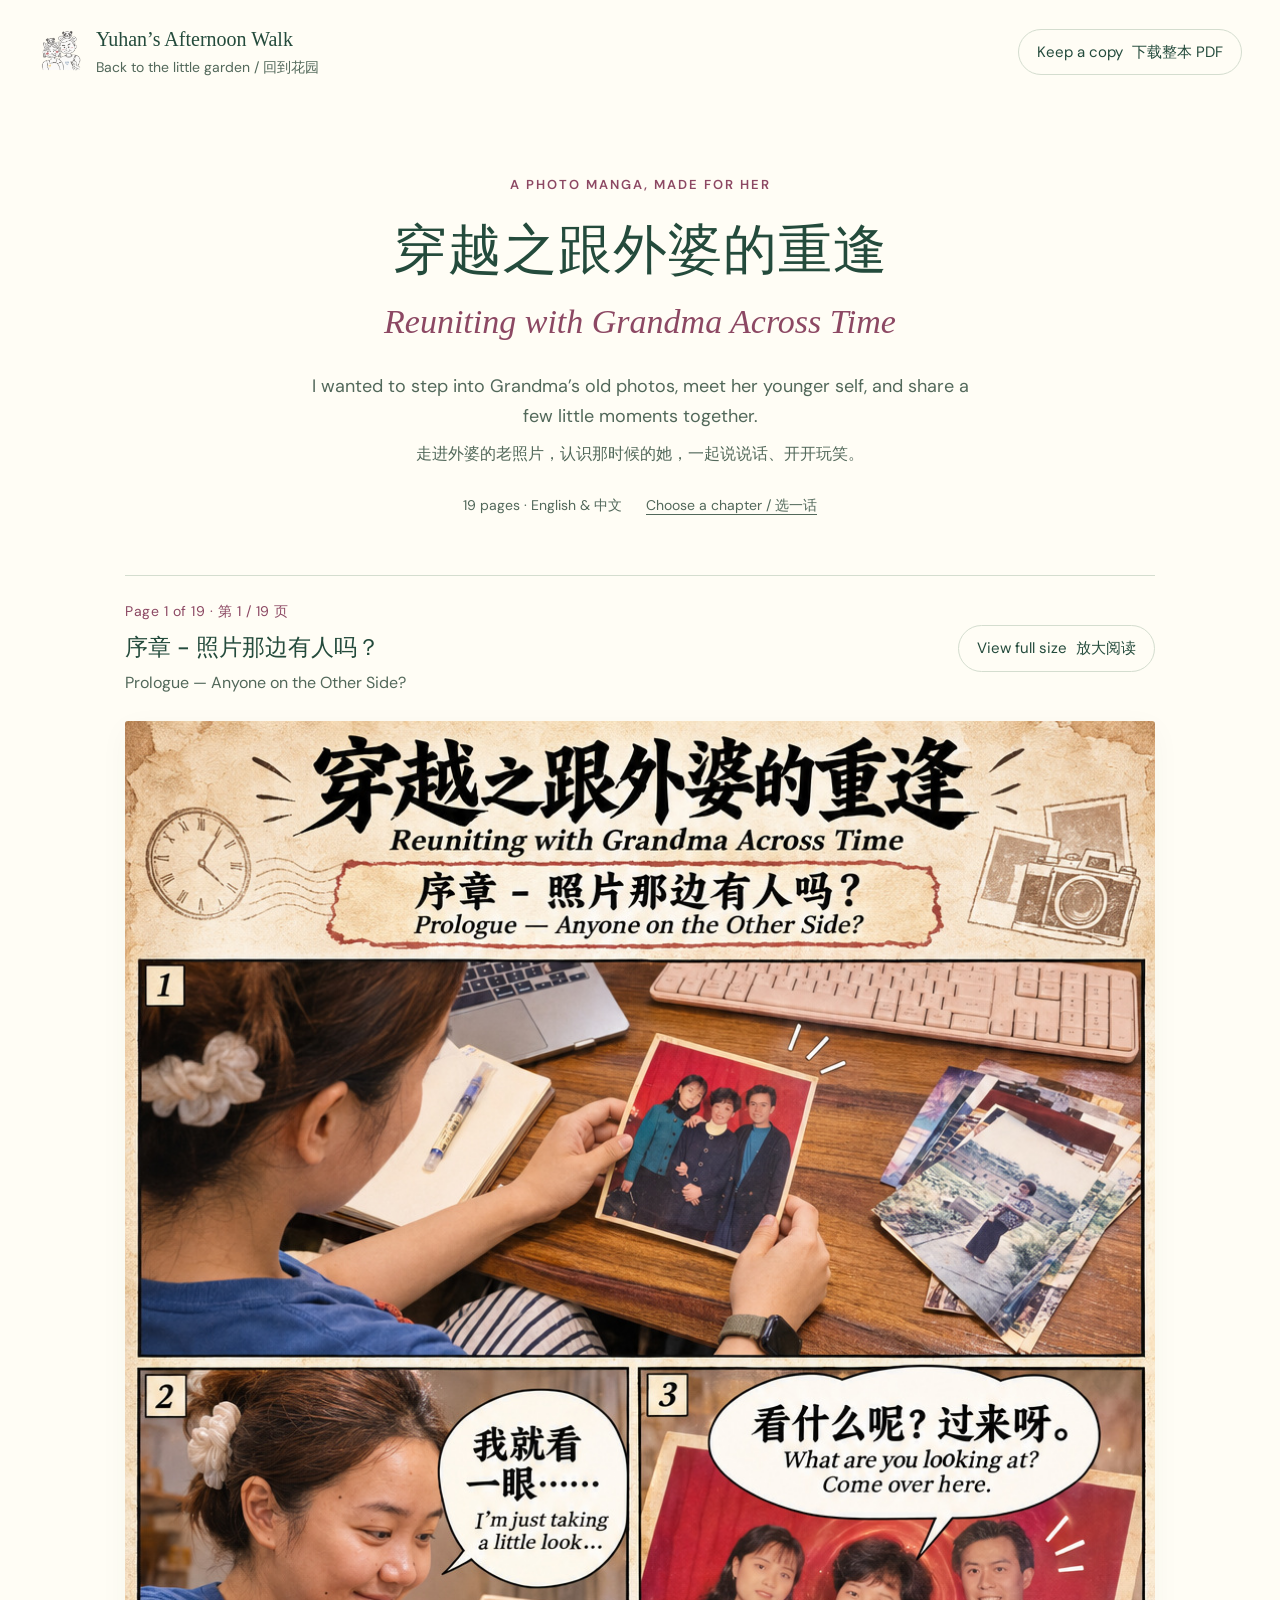
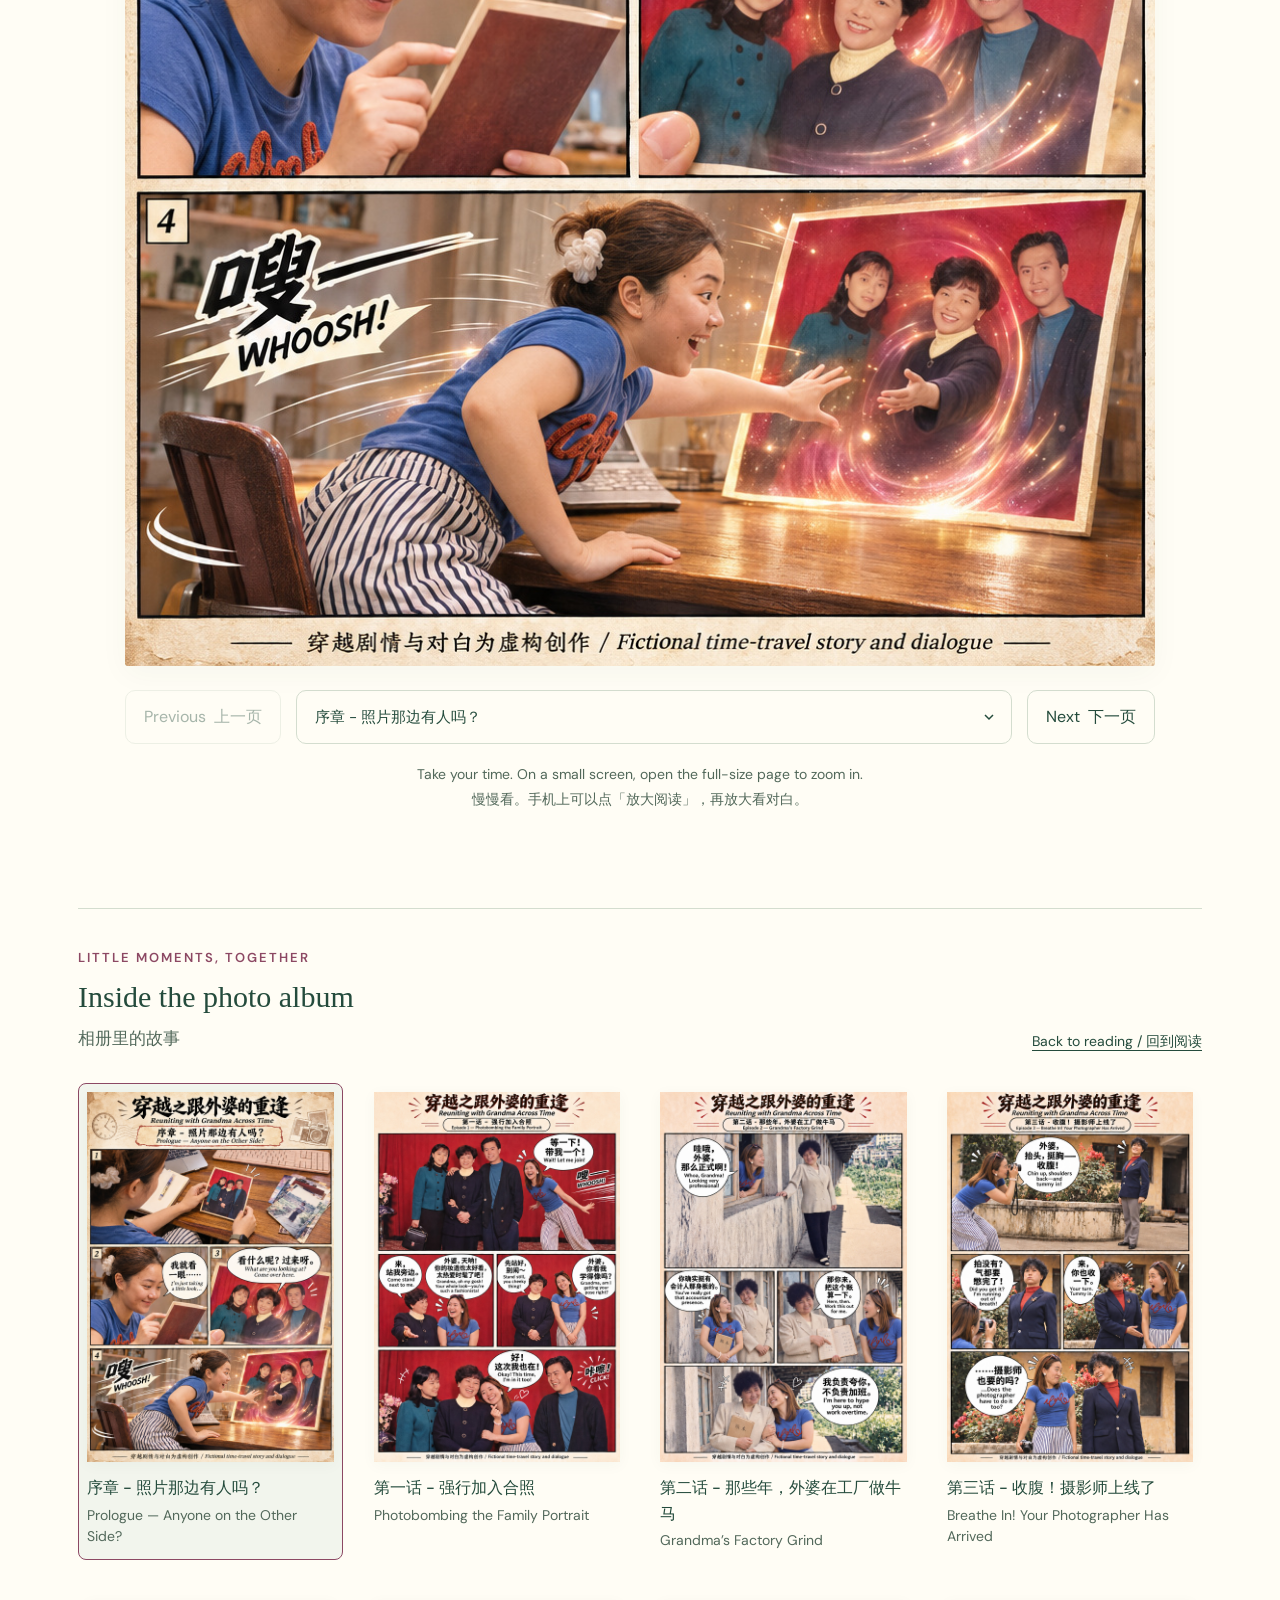
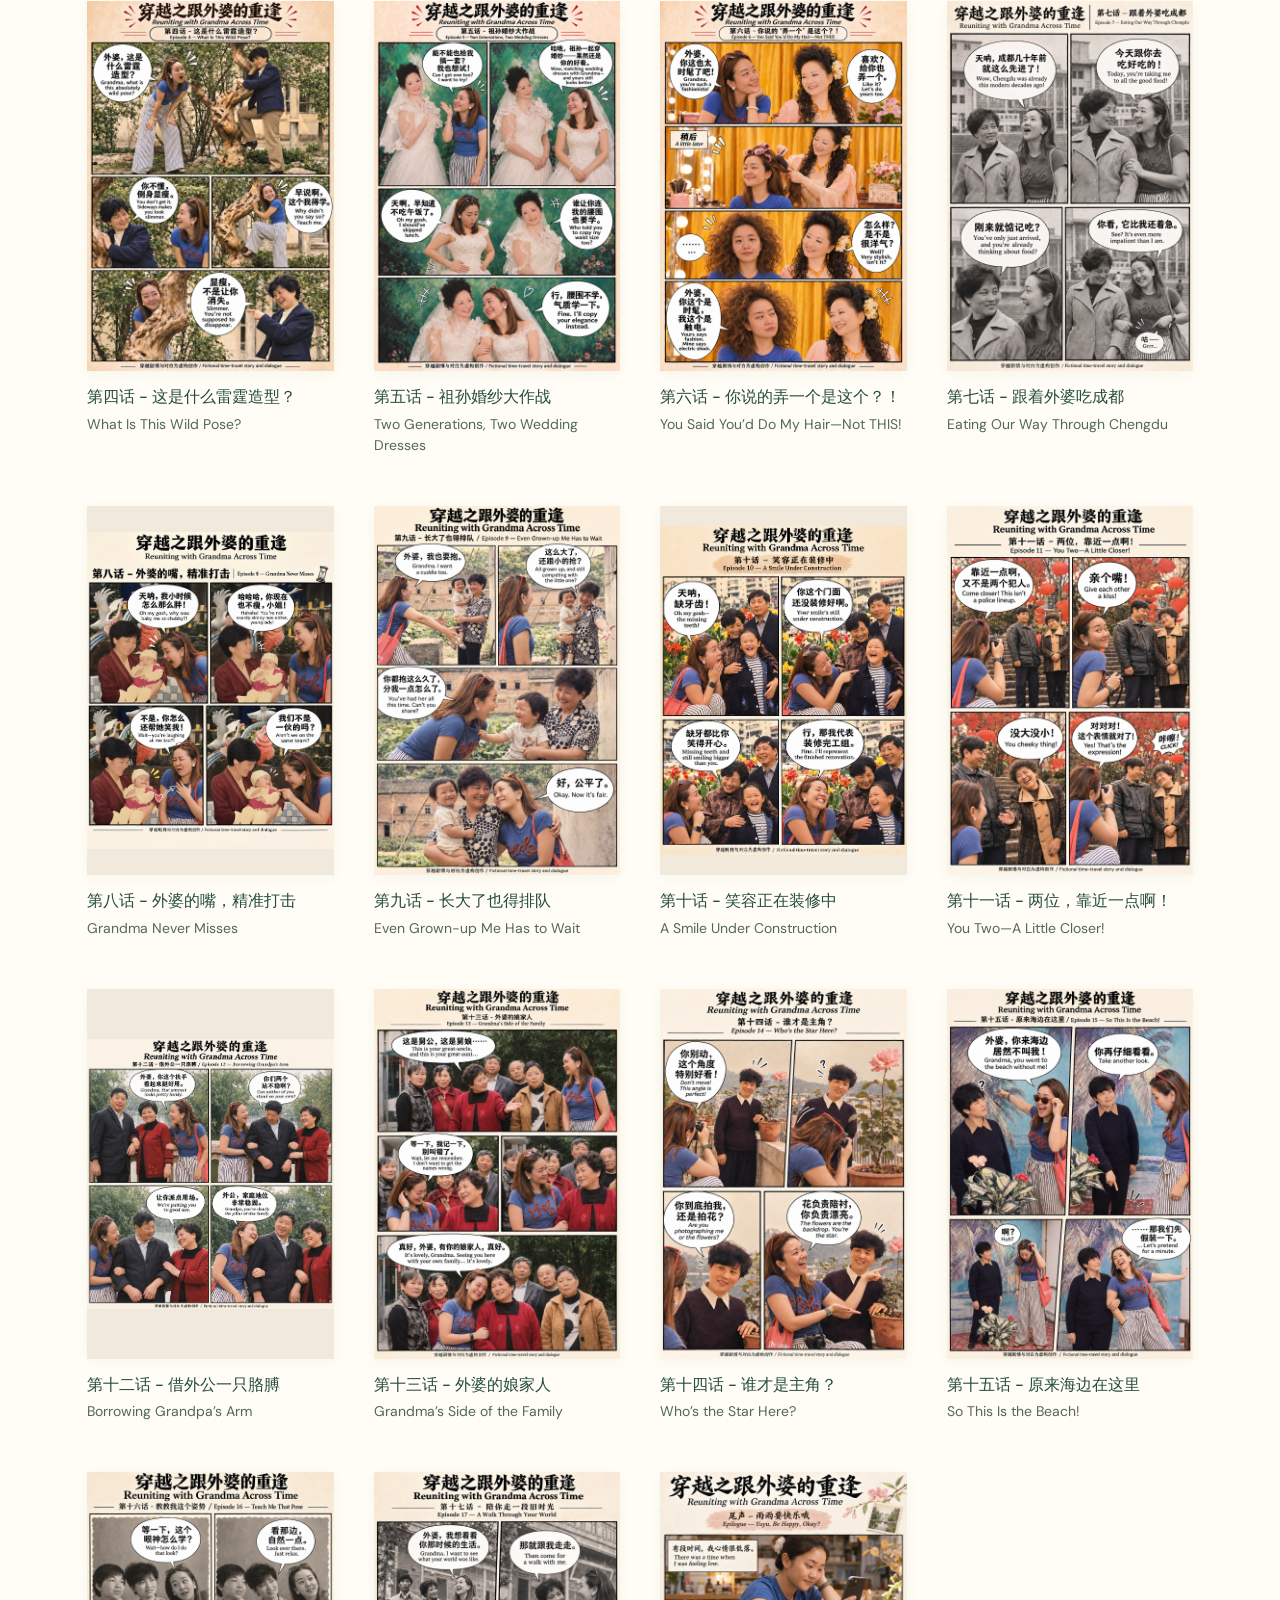
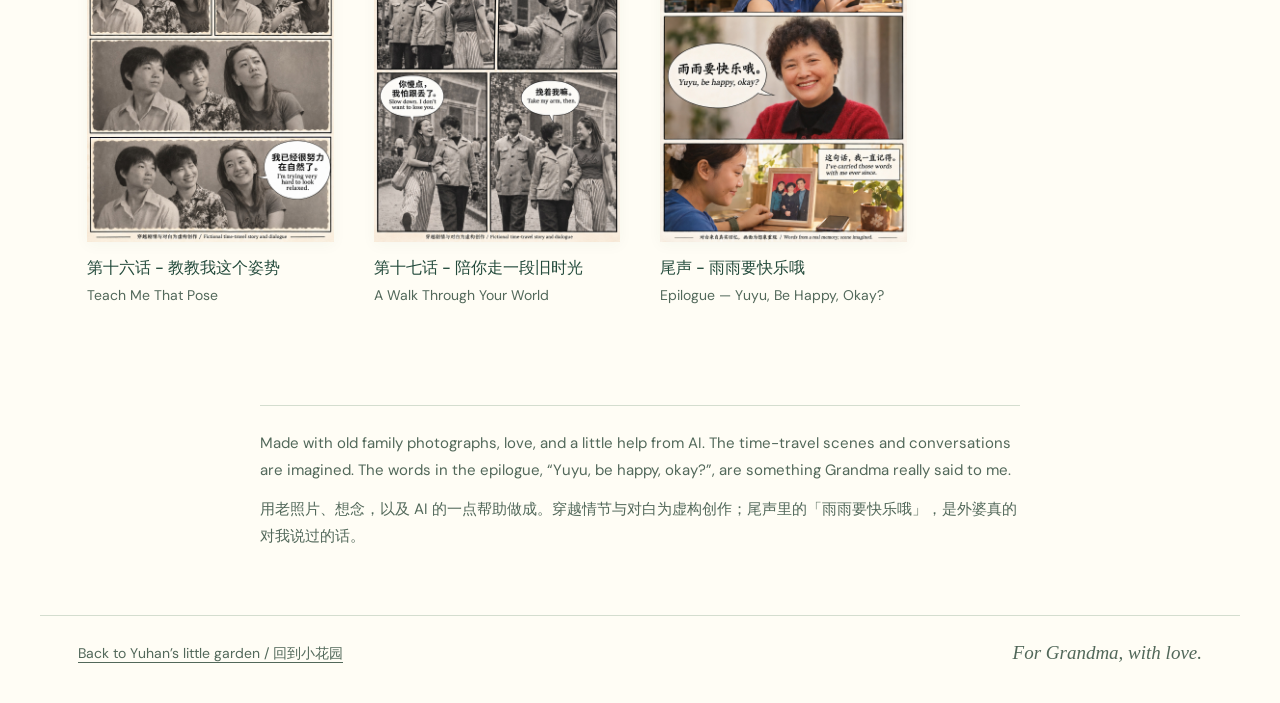
<file: grandma/index.html>
<!doctype html>
<html lang="en">
<head>
  <meta charset="utf-8">
  <meta name="viewport" content="width=device-width, initial-scale=1">
  <meta name="description" content="Reuniting with Grandma Across Time. A bilingual photo manga by Yuhan, stepping into old family photos to meet her grandma again.">
  <meta name="theme-color" content="#fffdf5">
  <meta property="og:title" content="Reuniting with Grandma Across Time · Yuhan’s Afternoon Walk">
  <meta property="og:description" content="穿越之跟外婆的重逢 · A photo manga, made for her.">
  <meta property="og:image" content="https://walkwithyuhan.github.io/grandma/page-01.jpg">
  <title>Reuniting with Grandma Across Time · Yuhan’s Afternoon Walk</title>
  <link rel="icon" href="../logo.png" type="image/png">
  <link rel="stylesheet" href="reader.css?v=1">
</head>
<body>
  <a class="skip-link" href="#reader">Skip to the comic / 开始阅读</a>
  <header class="site-header">
    <a class="home-link" href="../#things"><img src="../logo.png" alt="" width="46" height="46"><span>Yuhan’s Afternoon Walk<small>Back to the little garden / 回到花园</small></span></a>
    <a class="pdf-link" href="grandma-reunion.pdf" download>Keep a copy <span lang="zh-Hans">下载整本 PDF</span></a>
  </header>
  <main>
    <section class="introduction" aria-labelledby="title">
      <p class="eyebrow">A PHOTO MANGA, MADE FOR HER</p>
      <h1 id="title" lang="zh-Hans">穿越之跟外婆的重逢</h1>
      <p class="english-title">Reuniting with Grandma Across Time</p>
      <p class="opening">I wanted to step into Grandma’s old photos, meet her younger self, and share a few little moments together.</p>
      <p class="opening chinese" lang="zh-Hans">走进外婆的老照片，认识那时候的她，一起说说话、开开玩笑。</p>
      <div class="story-meta"><span>19 pages · English &amp; 中文</span><a href="#chapters">Choose a chapter / 选一话</a></div>
    </section>
    <section class="reader" id="reader" aria-labelledby="chapter-heading">
      <div class="reader-top">
        <div><p class="page-position" id="page-position" aria-live="polite">Page 1 of 19</p><h2 id="chapter-heading" lang="zh-Hans">序章 - 照片那边有人吗？</h2><p id="chapter-english">Prologue — Anyone on the Other Side?</p></div>
        <a class="full-size" id="full-size" href="page-00.jpg" target="_blank" rel="noopener">View full size <span lang="zh-Hans">放大阅读</span></a>
      </div>
      <div class="image-stage" id="image-stage" aria-busy="false">
        <img id="comic-page" src="page-00.jpg" width="1024" height="1536" alt="序章：照片那边有人吗？ / Prologue: Anyone on the Other Side? Bilingual photo manga." fetchpriority="high">
        <p class="image-error" id="image-error" role="alert" hidden>This page didn’t load. <button type="button" id="retry">Try again / 重新加载</button></p>
      </div>
      <div class="reader-controls" aria-label="Comic navigation">
        <button type="button" id="previous" disabled>Previous <span lang="zh-Hans">上一页</span></button>
        <label for="chapter-select" class="sr-only">Choose a chapter / 选择章节</label>
        <select id="chapter-select"><option value="0">序章 - 照片那边有人吗？</option><option value="1">第一话 - 强行加入合照</option><option value="2">第二话 - 那些年，外婆在工厂做牛马</option><option value="3">第三话 - 收腹！摄影师上线了</option><option value="4">第四话 - 这是什么雷霆造型？</option><option value="5">第五话 - 祖孙婚纱大作战</option><option value="6">第六话 - 你说的弄一个是这个？！</option><option value="7">第七话 - 跟着外婆吃成都</option><option value="8">第八话 - 外婆的嘴，精准打击</option><option value="9">第九话 - 长大了也得排队</option><option value="10">第十话 - 笑容正在装修中</option><option value="11">第十一话 - 两位，靠近一点啊！</option><option value="12">第十二话 - 借外公一只胳膊</option><option value="13">第十三话 - 外婆的娘家人</option><option value="14">第十四话 - 谁才是主角？</option><option value="15">第十五话 - 原来海边在这里</option><option value="16">第十六话 - 教教我这个姿势</option><option value="17">第十七话 - 陪你走一段旧时光</option><option value="18">尾声 - 雨雨要快乐哦</option></select>
        <button type="button" id="next">Next <span lang="zh-Hans">下一页</span></button>
      </div>
      <p class="reading-hint">Take your time. On a small screen, open the full-size page to zoom in.<br><span lang="zh-Hans">慢慢看。手机上可以点「放大阅读」，再放大看对白。</span></p>
      <noscript><p class="no-script">Read the <a href="grandma-reunion.pdf">complete PDF / 完整漫画 PDF</a>, or open the chapter images below.</p></noscript>
    </section>
    <section class="chapters" id="chapters" aria-labelledby="chapters-heading">
      <div class="section-heading"><div><p class="eyebrow">LITTLE MOMENTS, TOGETHER</p><h2 id="chapters-heading">Inside the photo album <span lang="zh-Hans">相册里的故事</span></h2></div><a href="#reader">Back to reading / 回到阅读</a></div>
      <div class="chapter-grid" id="chapter-grid">
        <a class="chapter-card" href="page-00.jpg" data-chapter="0" aria-current="page"><img src="page-00.jpg" alt="" width="1024" height="1536" loading="lazy"><strong lang="zh-Hans">序章 - 照片那边有人吗？</strong><small>Prologue — Anyone on the Other Side?</small></a>
<a class="chapter-card" href="page-01.jpg" data-chapter="1"><img src="page-01.jpg" alt="" width="1024" height="1536" loading="lazy"><strong lang="zh-Hans">第一话 - 强行加入合照</strong><small>Photobombing the Family Portrait</small></a>
<a class="chapter-card" href="page-02.jpg" data-chapter="2"><img src="page-02.jpg" alt="" width="1024" height="1536" loading="lazy"><strong lang="zh-Hans">第二话 - 那些年，外婆在工厂做牛马</strong><small>Grandma’s Factory Grind</small></a>
<a class="chapter-card" href="page-03.jpg" data-chapter="3"><img src="page-03.jpg" alt="" width="1024" height="1536" loading="lazy"><strong lang="zh-Hans">第三话 - 收腹！摄影师上线了</strong><small>Breathe In! Your Photographer Has Arrived</small></a>
<a class="chapter-card" href="page-04.jpg" data-chapter="4"><img src="page-04.jpg" alt="" width="1024" height="1536" loading="lazy"><strong lang="zh-Hans">第四话 - 这是什么雷霆造型？</strong><small>What Is This Wild Pose?</small></a>
<a class="chapter-card" href="page-05.jpg" data-chapter="5"><img src="page-05.jpg" alt="" width="1024" height="1536" loading="lazy"><strong lang="zh-Hans">第五话 - 祖孙婚纱大作战</strong><small>Two Generations, Two Wedding Dresses</small></a>
<a class="chapter-card" href="page-06.jpg" data-chapter="6"><img src="page-06.jpg" alt="" width="1024" height="1536" loading="lazy"><strong lang="zh-Hans">第六话 - 你说的弄一个是这个？！</strong><small>You Said You’d Do My Hair—Not THIS!</small></a>
<a class="chapter-card" href="page-07.jpg" data-chapter="7"><img src="page-07.jpg" alt="" width="1024" height="1536" loading="lazy"><strong lang="zh-Hans">第七话 - 跟着外婆吃成都</strong><small>Eating Our Way Through Chengdu</small></a>
<a class="chapter-card" href="page-08.jpg" data-chapter="8"><img src="page-08.jpg" alt="" width="1105" height="1424" loading="lazy"><strong lang="zh-Hans">第八话 - 外婆的嘴，精准打击</strong><small>Grandma Never Misses</small></a>
<a class="chapter-card" href="page-09.jpg" data-chapter="9"><img src="page-09.jpg" alt="" width="1024" height="1536" loading="lazy"><strong lang="zh-Hans">第九话 - 长大了也得排队</strong><small>Even Grown-up Me Has to Wait</small></a>
<a class="chapter-card" href="page-10.jpg" data-chapter="10"><img src="page-10.jpg" alt="" width="1086" height="1448" loading="lazy"><strong lang="zh-Hans">第十话 - 笑容正在装修中</strong><small>A Smile Under Construction</small></a>
<a class="chapter-card" href="page-11.jpg" data-chapter="11"><img src="page-11.jpg" alt="" width="1024" height="1536" loading="lazy"><strong lang="zh-Hans">第十一话 - 两位，靠近一点啊！</strong><small>You Two—A Little Closer!</small></a>
<a class="chapter-card" href="page-12.jpg" data-chapter="12"><img src="page-12.jpg" alt="" width="1199" height="1312" loading="lazy"><strong lang="zh-Hans">第十二话 - 借外公一只胳膊</strong><small>Borrowing Grandpa’s Arm</small></a>
<a class="chapter-card" href="page-13.jpg" data-chapter="13"><img src="page-13.jpg" alt="" width="1024" height="1536" loading="lazy"><strong lang="zh-Hans">第十三话 - 外婆的娘家人</strong><small>Grandma’s Side of the Family</small></a>
<a class="chapter-card" href="page-14.jpg" data-chapter="14"><img src="page-14.jpg" alt="" width="1024" height="1536" loading="lazy"><strong lang="zh-Hans">第十四话 - 谁才是主角？</strong><small>Who’s the Star Here?</small></a>
<a class="chapter-card" href="page-15.jpg" data-chapter="15"><img src="page-15.jpg" alt="" width="1024" height="1536" loading="lazy"><strong lang="zh-Hans">第十五话 - 原来海边在这里</strong><small>So This Is the Beach!</small></a>
<a class="chapter-card" href="page-16.jpg" data-chapter="16"><img src="page-16.jpg" alt="" width="1024" height="1536" loading="lazy"><strong lang="zh-Hans">第十六话 - 教教我这个姿势</strong><small>Teach Me That Pose</small></a>
<a class="chapter-card" href="page-17.jpg" data-chapter="17"><img src="page-17.jpg" alt="" width="1024" height="1536" loading="lazy"><strong lang="zh-Hans">第十七话 - 陪你走一段旧时光</strong><small>A Walk Through Your World</small></a>
<a class="chapter-card" href="page-18.jpg" data-chapter="18"><img src="page-18.jpg" alt="" width="1024" height="1536" loading="lazy"><strong lang="zh-Hans">尾声 - 雨雨要快乐哦</strong><small>Epilogue — Yuyu, Be Happy, Okay?</small></a>
      </div>
    </section>
    <aside class="story-note">
      <p>Made with old family photographs, love, and a little help from AI. The time-travel scenes and conversations are imagined. The words in the epilogue, “Yuyu, be happy, okay?”, are something Grandma really said to me.</p>
      <p lang="zh-Hans">用老照片、想念，以及 AI 的一点帮助做成。穿越情节与对白为虚构创作；尾声里的「雨雨要快乐哦」，是外婆真的对我说过的话。</p>
    </aside>
  </main>
  <footer><a href="../#things">Back to Yuhan’s little garden / 回到小花园</a><p>For Grandma, with love.</p></footer>
  <script src="reader.js?v=1" defer></script>
</body>
</html>
</file>
<file: style.css>
@import url('https://fonts.googleapis.com/css2?family=DM+Sans:wght@400;500;600;700&family=Space+Grotesk:wght@400;500;600&display=swap');
:root{color-scheme:light;--ink:#244b3c;--muted:#647669;--paper:#fffdf5;--zoom:1;--pan-x:0vw;--pan-y:0vh;--title-opacity:1;--story-opacity:0;--story-art-opacity:0;--story-shift:20px}
*{box-sizing:border-box}html{scroll-behavior:smooth;scroll-padding-top:20px}body{margin:0;background:var(--paper);color:var(--ink);font:16px 'DM Sans',sans-serif}a{color:inherit;text-decoration:none}button,a{-webkit-tap-highlight-color:transparent}a:focus-visible,button:focus-visible{outline:3px solid #98506d;outline-offset:5px}::selection{background:#f5b9cf;color:var(--ink)}
.nav{position:absolute;inset:0 0 auto;z-index:10;padding:22px 5vw;display:flex;justify-content:space-between;align-items:center;gap:20px}.brand{display:flex;align-items:center;gap:10px;font-size:20px;font-weight:700}.brand img{width:58px;height:58px;object-fit:contain}.nav nav{display:flex;gap:25px;padding:12px 20px;background:#fffdf5df;backdrop-filter:blur(8px);border:1px solid #244b3c22;border-radius:30px;font-size:14px}.nav nav a:hover{text-decoration:underline;text-underline-offset:5px}
.afternoon-journey{position:relative;height:245svh}.about-stop{position:absolute;top:170svh}.scene{position:sticky;top:0;height:100svh;min-height:650px;overflow:hidden;isolation:isolate;background:#d6eaf4}.camera{position:absolute;inset:0;transform:translate(var(--pan-x),var(--pan-y)) scale(var(--zoom));transform-origin:51% 92%;will-change:transform}.scene-world{position:absolute;left:50%;bottom:0;width:max(100vw,177.78svh);height:max(100svh,56.25vw);transform:translateX(-50%)}.scene-painting,.scene-story-painting,.tree-layer,.tree-layer img{position:absolute;inset:0;width:100%;height:100%;object-fit:fill}.scene-story-painting{opacity:var(--story-art-opacity)}.tree-layer{pointer-events:none;will-change:transform}.tree-left{mask-image:linear-gradient(90deg,#000 0%,#000 9%,transparent 27%);transform-origin:2% 80%;animation:tree-breeze 10s ease-in-out infinite alternate}.tree-right{mask-image:linear-gradient(270deg,#000 0%,#000 9%,transparent 27%);transform-origin:98% 85%;animation:tree-breeze 12s -5s ease-in-out infinite alternate-reverse}@keyframes tree-breeze{from{transform:rotate(-.18deg) scale(1.002)}to{transform:rotate(.18deg) scale(1.004) translateY(-1px)}}
.scene-heading{position:absolute;left:50%;top:20%;width:min(850px,90%);transform:translateX(-50%);text-align:center;opacity:var(--title-opacity);z-index:3;pointer-events:none}.hello{font:italic 24px Georgia,serif;margin:0 0 18px;color:#426457}h1{font-family:'Space Grotesk',sans-serif;font-size:clamp(44px,5vw,72px);font-weight:500;line-height:1.1;letter-spacing:-3px;margin:0}h1 em{font-family:Georgia,serif;font-weight:400;color:#91536a}.dedication{font-size:16px;line-height:1.8;color:#35584c;margin:25px auto 0;max-width:610px;text-wrap:pretty}.motion-toggle,.wander-link{position:absolute;z-index:5;bottom:30px;border:1px solid #244b3c44;background:#fffdf5d9;backdrop-filter:blur(6px);border-radius:30px;color:var(--ink);font:14px 'DM Sans',sans-serif;padding:12px 17px}.motion-toggle{left:5vw;cursor:pointer}.wander-link{right:5vw;display:flex;align-items:center;gap:12px;font:italic 17px Georgia,serif;opacity:var(--title-opacity)}.wander-link span{font-size:24px;line-height:1}.motion-toggle:hover,.wander-link:hover{background:var(--paper)}.visually-hidden{position:absolute;width:1px;height:1px;overflow:hidden;clip-path:inset(50%);white-space:nowrap}
.story-card{position:absolute;z-index:4;right:6vw;top:15%;width:min(450px,40vw);padding:30px 34px 28px;background:#fffdf5eb;backdrop-filter:blur(10px);border:1px solid #fffdf5;border-radius:7px 24px 10px 27px;box-shadow:0 12px 40px #244b3c0c;opacity:var(--story-opacity);transform:translateY(var(--story-shift));pointer-events:none}.story-card.is-visible{pointer-events:auto}.story-logo{float:right;width:72px;height:72px;object-fit:contain;margin:-12px -9px 0 8px}.eyebrow{font-size:11px;font-weight:600;letter-spacing:2px;margin:0 0 16px}.story-card h2{font:500 32px 'Space Grotesk',sans-serif;letter-spacing:-1px;margin:0 0 19px}.story-card p:not(.eyebrow){font-size:16px;line-height:1.75;color:#52685a;margin:0 0 16px}.story-sign{font:italic 21px Georgia,serif;display:block;color:#98506d;text-align:right;margin-top:20px}.motion-paused .tree-layer,.scene-offscreen .tree-layer{animation-play-state:paused}
.collection{min-height:75svh;padding:110px 26px 90px;text-align:center;position:relative;background:linear-gradient(#fffdf5,#f5f7ee)}.collection h2{font:400 46px Georgia,serif;letter-spacing:-1.5px;margin:0 0 16px}.collection-intro{color:var(--muted);font-size:17px;margin-bottom:48px}.example-project{display:flex;gap:22px;align-items:center;text-align:left;max-width:630px;margin:0 auto;padding:28px;border-block:1px solid #cbd7c7}.example-star{font-size:52px;color:#987698}.example-project strong{display:block;font:500 23px 'Space Grotesk',sans-serif;letter-spacing:-.5px;margin-bottom:8px}.example-project strong+span{display:block;font-size:15px;color:var(--muted);line-height:1.6}.play-label{margin-left:auto;border:1px solid #a7b8a4;border-radius:30px;padding:9px 17px;font-size:14px}.example-project:hover .play-label{background:#244b3c;color:#fffdf5}.garden-note{font:italic 20px Georgia,serif;color:#839477;margin:45px 0 0}footer{display:flex;justify-content:space-between;gap:20px;padding:30px 5vw;color:var(--muted);font-size:12px}footer a{font-size:14px}footer a:hover{text-decoration:underline}
@media(max-height:740px) and (min-width:701px){.story-card{top:9%;padding:22px 28px}.story-card h2{font-size:28px;margin-bottom:13px}.story-card p:not(.eyebrow){font-size:15px;line-height:1.65;margin-bottom:12px}.story-sign{margin-top:12px}.scene-heading{top:19%}}
@media(max-width:900px){.story-card{right:4vw;width:44vw;padding:25px}.scene-heading h1{font-size:58px}.story-card h2{font-size:28px}.story-card p:not(.eyebrow){font-size:15px}.story-logo{width:60px;height:60px}.scene-heading{top:21%}}
@media(max-width:700px){
 .nav{padding:17px 18px;gap:10px}.brand{font-size:17px;gap:6px}.brand img{width:44px;height:44px}.nav nav{font-size:13px;gap:15px;padding:10px 14px}
 .afternoon-journey{height:240svh}.scene{min-height:620px}.scene-world{width:160vw;height:89.7vw;bottom:55px;mask-image:linear-gradient(transparent,#000 36%,#000)}
 .scene-heading{top:20%;width:94%}.scene-heading h1{font-size:clamp(36px,8.8vw,58px);letter-spacing:-1.7px;line-height:1.15}.hello{font-size:22px;margin-bottom:18px}.dedication{font-size:14px;line-height:1.85;max-width:330px;padding:0 9px;margin-top:24px}.desktop-break{display:none}
 .story-card{top:9%;right:6%;width:88%;padding:21px 23px 18px}.story-card h2{font-size:27px;margin-bottom:14px}.story-card .eyebrow{font-size:10px;letter-spacing:1.4px;margin-bottom:11px}.story-card p:not(.eyebrow){font-size:16px;line-height:1.55;margin-bottom:12px}.story-sign{font-size:18px;margin-top:8px}.story-logo{width:55px;height:55px;margin-top:-8px}
 .motion-toggle{left:18px;bottom:18px;font-size:12px;padding:10px 13px}.wander-link{right:18px;bottom:18px;font-size:14px;padding:10px 13px}
 .collection{padding:75px 22px;min-height:65svh}.collection h2{font-size:35px}.collection-intro{font-size:16px}.example-project{padding:23px 0;gap:15px}.example-project strong{font-size:21px}.example-project strong+span{font-size:14px}.example-star{font-size:40px}.play-label{padding:8px 12px}.garden-note{font-size:18px}footer{flex-wrap:wrap;font-size:11px}footer span:first-child{width:100%}
}
@media(prefers-reduced-motion:reduce){html{scroll-behavior:auto}.afternoon-journey{height:auto}.scene{position:relative;height:auto;min-height:100svh}.camera{height:100svh;transform:none!important}.scene-heading{opacity:1}.tree-layer{display:none}.story-card{position:relative;top:auto;right:auto;width:min(600px,90%);margin:100svh auto 45px;opacity:1;transform:none;pointer-events:auto;box-shadow:none}.motion-toggle{display:none}.wander-link{top:calc(100svh - 65px);bottom:auto;opacity:1}.about-stop{top:100svh}.story-card p:not(.eyebrow){font-size:16px}}

@media(max-width:700px){.story-card{max-height:calc(100svh - 90px);overflow:auto;scrollbar-width:thin}}

/* Quiet controls, and an orchid for each little creation. */
.nav .motion-toggle{position:static;display:grid;place-items:center;width:30px;height:30px;padding:4px;border:0;background:none;border-radius:50%;color:var(--ink);backdrop-filter:none;cursor:pointer}
.motion-toggle svg{width:23px;height:23px}.nav nav{align-items:center;gap:22px;padding-block:7px}.motion-toggle[aria-pressed="true"]{opacity:.5}
.wind-canvas{position:absolute;inset:0;width:100%;height:100%;pointer-events:none;opacity:0}.wind-canvas.is-ready{opacity:1}
.flower-garden{display:flex;align-items:flex-end;justify-content:center;min-height:490px;margin:15px auto 0;max-width:1100px}
.flower-project{display:block;width:min(370px,80vw);text-align:center;border-radius:45% 45% 12px 12px;position:relative;padding:0 14px 20px}
.project-orchid{display:block;width:100%;height:410px;object-fit:contain;transform-origin:50% 94%;animation:orchid-breeze 7s ease-in-out infinite alternate;transition:filter .25s}
@keyframes orchid-breeze{from{transform:rotate(-1.7deg)}to{transform:rotate(1.7deg)}}
.flower-project:hover .project-orchid{filter:drop-shadow(0 8px 10px #b7809c30)}
.flower-caption{display:block;margin-top:20px}.flower-caption strong{display:block;font:500 23px 'Space Grotesk',sans-serif;letter-spacing:-.5px}.flower-caption>span{display:block;font:italic 17px Georgia,serif;color:var(--muted);margin-top:9px}.flower-project:hover .flower-caption strong{text-decoration:underline;text-underline-offset:5px}
.collection{min-height:100svh;padding-top:90px}.collection-intro{margin-bottom:10px}.garden-note{margin-top:30px}
.music-corner{position:fixed;z-index:30;left:28px;bottom:24px;max-width:calc(100vw - 40px)}
.music-invite{font:italic 17px Georgia,serif;background:#fffdf5ed;border:1px solid #244b3c26;color:var(--ink);border-radius:30px;padding:13px 19px;cursor:pointer;backdrop-filter:blur(10px);box-shadow:0 3px 15px #244b3c08;display:flex;gap:10px;align-items:center}
.music-invite>span{font:22px Georgia,serif}.music-invite:hover{background:var(--paper)}
.motion-paused .project-orchid{animation-play-state:paused}
footer{padding-bottom:95px}
@media(max-width:700px){.nav nav{gap:13px;padding:6px 11px}.nav .motion-toggle{width:25px;height:27px}.motion-toggle svg{width:20px}.music-corner{left:18px;bottom:17px}.music-invite{font-size:15px;padding:11px 15px}.music-invite>span{font-size:19px}.project-orchid{height:350px}.flower-garden{min-height:440px}.collection{padding-top:70px;min-height:90svh}.flower-caption strong{font-size:22px}}
@media(prefers-reduced-motion:reduce){.project-orchid{animation:none}.nav .motion-toggle{display:none}}

/* Three painted flowers: one live project, two spaces for future creations. */
.flower-garden{display:grid;grid-template-columns:repeat(3,minmax(0,1fr));gap:35px;max-width:1180px;align-items:end;min-height:500px;padding-inline:16px}
.flower-project{width:100%;padding-inline:7px}.project-orchid{height:380px}
.flower-project:nth-child(2) .project-orchid{animation-delay:-2.4s}.flower-project:nth-child(3) .project-orchid{animation-delay:-4.9s}
.flower-caption strong,.flower-caption h3{font:500 22px 'Space Grotesk',sans-serif;letter-spacing:-.6px;line-height:1.25;display:block;margin:0 0 11px}
.flower-caption>span,.flower-caption p{font:16px/1.65 'DM Sans',sans-serif;color:var(--muted);display:block;margin:0 auto;max-width:300px;min-height:53px}
.flower-caption{min-height:100px;margin-top:22px}.flower-coming-soon{cursor:default}.flower-coming-soon:hover .project-orchid{filter:none}
@media(max-width:1000px) and (min-width:701px){.flower-garden{gap:14px}.project-orchid{height:310px}.flower-caption strong,.flower-caption h3{font-size:20px}.flower-caption>span,.flower-caption p{font-size:15px}}
@media(max-width:700px){.flower-garden{grid-template-columns:1fr;gap:38px;max-width:390px;min-height:0;padding-inline:0;margin-top:25px}.project-orchid{height:350px}.flower-caption{min-height:0}.flower-caption>span,.flower-caption p{min-height:0}.flower-project{padding-bottom:22px}.garden-note{margin-top:45px}}

/* The name sits in the open sky, away from the trees. */
.nav{padding-left:clamp(34px,17vw,310px)}
.brand{font:23px/1.15 Georgia,serif;gap:13px;flex-shrink:0}
.brand em{font-size:20px;font-weight:400;color:#647669}
.brand img{width:64px;height:64px}
.music-invite>.music-label{font:inherit}
.music-invite[aria-pressed="true"]{background:#f1f5e9}
.music-status{font-size:14px;max-width:280px;padding:10px 14px;background:var(--paper);border-radius:12px;margin:8px 0 0}
@media(max-width:1100px){.nav{padding-left:10vw}.brand{font-size:21px}.brand em{font-size:18px}}
@media(max-width:700px){.nav{padding:16px 22px;flex-wrap:wrap;justify-content:center;gap:10px}.brand{font-size:21px;gap:9px}.brand em{font-size:18px}.brand img{width:51px;height:51px}.nav nav{gap:20px}.music-status{font-size:14px}}

/* A few soft leaves cross the scene, with quiet gaps between passes. */
.drifting-leaves{position:absolute;inset:0;z-index:2;pointer-events:none;overflow:hidden}
.drifting-leaves i{position:absolute;top:0;left:var(--leaf-left);width:21px;height:11px;border-radius:90% 10% 80% 20%;background:linear-gradient(135deg,#b8bd69,#718d56 72%,#a2aa63);box-shadow:inset 0 0 3px #fffdf560;opacity:0;animation:leaf-drift var(--leaf-duration) var(--leaf-delay) linear infinite;will-change:transform}
.drifting-leaves i::after{content:"";position:absolute;left:2px;right:2px;top:50%;height:1px;background:#e7e5b37a;transform:rotate(-15deg)}
.drifting-leaves i:nth-child(1){--leaf-left:-4%;--leaf-duration:27s;--leaf-delay:-5s}
.drifting-leaves i:nth-child(2){--leaf-left:16%;--leaf-duration:32s;--leaf-delay:-21s;width:13px;height:7px}
.drifting-leaves i:nth-child(3){--leaf-left:39%;--leaf-duration:29s;--leaf-delay:-6s;background:linear-gradient(135deg,#c7bd78,#8e9a5d)}
.drifting-leaves i:nth-child(4){--leaf-left:62%;--leaf-duration:35s;--leaf-delay:-29s;width:12px;height:6px}
.drifting-leaves i:nth-child(5){--leaf-left:80%;--leaf-duration:31s;--leaf-delay:-2s}
@keyframes leaf-drift{
 0%{opacity:0;transform:translate3d(-3vw,-8vh,0) rotate(-35deg)}
 5%{opacity:.75;transform:translate3d(0,1vh,0) rotate(10deg)}
 17%{opacity:.75;transform:translate3d(8vw,25vh,0) rotate(95deg) rotateY(30deg)}
 29%{opacity:.65;transform:translate3d(5vw,50vh,0) rotate(160deg) rotateY(65deg)}
 42%{opacity:.75;transform:translate3d(16vw,77vh,0) rotate(235deg) rotateY(-15deg)}
 55%{opacity:0;transform:translate3d(21vw,108vh,0) rotate(325deg)}
 100%{opacity:0;transform:translate3d(21vw,108vh,0) rotate(325deg)}
}
.motion-paused .drifting-leaves i,.scene-offscreen .drifting-leaves i{animation-play-state:paused}
@media(max-width:700px){.drifting-leaves i{width:12px;height:7px}.drifting-leaves i:nth-child(n+4){display:none}}
@media(prefers-reduced-motion:reduce){.drifting-leaves{display:none}}

/* Meet the flowers before exploring the creations they hold. */
.flower-introduction{min-height:130px;max-width:310px;margin:0 auto 15px;text-align:center}
.flower-introduction strong{display:block;font:400 22px/1.3 Georgia,serif;color:var(--ink);margin-bottom:10px}
.flower-introduction p{font:16px/1.6 'DM Sans',sans-serif;color:var(--muted);margin:0;text-wrap:pretty}
@media(max-width:1000px) and (min-width:701px){.flower-introduction{min-height:150px}.flower-introduction strong{font-size:21px}}
@media(max-width:700px){.flower-introduction{min-height:0;max-width:290px;margin-bottom:18px}.flower-introduction strong{font-size:23px}.flower-garden{gap:48px}}

/* Shared rows keep flower names, paintings and project captions aligned. */
.flower-garden{align-items:stretch}
.flower-project{display:grid;grid-template-rows:150px 380px 1fr;align-content:start}
.flower-introduction{min-height:0;align-self:start}
.flower-caption{align-self:start}
.flower-caption strong,.flower-caption h3{min-height:2.5em}
@media(max-width:1000px) and (min-width:701px){.flower-project{grid-template-rows:165px 310px 1fr}}
@media(max-width:700px){.flower-project{grid-template-rows:auto 350px auto}.flower-caption strong,.flower-caption h3{min-height:0}}
</file>
<file: grandma/reader.css>
@import url('https://fonts.googleapis.com/css2?family=DM+Sans:wght@400;500;600;700&display=swap');
:root{color-scheme:light;--paper:#fffdf5;--ink:#244b3c;--muted:#52685a;--rose:#8c4863;--line:#d4ddcf}
*{box-sizing:border-box}html{scroll-behavior:smooth;scroll-padding-top:24px}body{margin:0;background:var(--paper);color:var(--ink);font:16px/1.65 'DM Sans',-apple-system,BlinkMacSystemFont,'Segoe UI','PingFang SC','Microsoft YaHei',sans-serif}a{color:inherit;text-underline-offset:4px}button,select{font:inherit;color:inherit}button,a,select{-webkit-tap-highlight-color:transparent}a:focus-visible,button:focus-visible,select:focus-visible{outline:3px solid var(--rose);outline-offset:5px}button{cursor:pointer}button:disabled{cursor:default;opacity:.4}button:disabled:hover{background:var(--paper);color:var(--ink)}[hidden]{display:none!important}::selection{background:#f3c7d6}
.site-header{display:flex;justify-content:space-between;align-items:center;gap:24px;max-width:1280px;margin:auto;padding:26px 38px}.home-link{display:flex;align-items:center;gap:12px;text-decoration:none;font:20px/1.3 Georgia,serif}.home-link img{object-fit:contain}.home-link small{display:block;font:14px/1.5 'DM Sans',sans-serif;color:var(--muted);margin-top:5px}.pdf-link,.full-size{font-size:15px;text-decoration:none;border:1px solid var(--line);border-radius:28px;padding:10px 18px;display:inline-flex;align-items:center;gap:9px;white-space:nowrap}.pdf-link:hover,.full-size:hover{border-color:var(--rose);color:var(--rose)}
main{max-width:1200px;margin:auto;padding:0 38px}.introduction{max-width:850px;margin:70px auto 58px;text-align:center}.eyebrow{font-size:13px;letter-spacing:2px;font-weight:600;color:var(--rose);margin:0 0 18px}h1{font-family:Georgia,'Songti SC','Noto Serif CJK SC',serif;font-size:clamp(29px,4.8vw,54px);line-height:1.4;font-weight:500;letter-spacing:1px;margin:0 0 10px}.english-title{font:italic clamp(23px,3.2vw,34px)/1.35 Georgia,serif;color:var(--rose);margin:0 0 27px}.opening{max-width:670px;margin:0 auto 10px;font-size:18px;color:var(--muted)}.chinese{font-size:16px}.story-meta{display:flex;gap:24px;justify-content:center;flex-wrap:wrap;margin-top:26px;font-size:14px;color:var(--muted)}
.reader{max-width:1030px;margin:auto}.reader-top{display:flex;justify-content:space-between;align-items:center;gap:22px;padding:24px 0;border-top:1px solid var(--line)}.page-position{font-size:14px;letter-spacing:.5px;color:var(--rose);margin:0 0 7px}.reader h2{font-size:23px;font-weight:500;line-height:1.5;margin:0}.reader-top #chapter-english{color:var(--muted);font-size:16px;margin:6px 0 0}.image-stage{position:relative;background:#efe7d9;min-height:100px;border-radius:3px;box-shadow:0 8px 30px #244b3c0a}.image-stage[aria-busy=true]{opacity:.7}.image-stage img{display:block;width:100%;height:auto;border-radius:3px}.image-error{padding:24px;margin:0;background:var(--paper)}.image-error button{background:none;border:0;text-decoration:underline}.reader-controls{display:grid;grid-template-columns:auto minmax(150px,1fr) auto;gap:15px;margin-top:24px}.reader-controls button,.reader-controls select{border:1px solid var(--line);border-radius:10px;background:var(--paper);padding:13px 18px;min-height:52px;min-width:0}.reader-controls button{display:flex;gap:8px;align-items:center;justify-content:center}.reader-controls button:hover:not(:disabled){background:var(--ink);color:var(--paper)}.reader-controls select{width:100%;appearance:none;background-image:url("data:image/svg+xml,%3Csvg xmlns='http://www.w3.org/2000/svg' width='16' height='16' viewBox='0 0 16 16'%3E%3Cpath d='m4 6 4 4 4-4' fill='none' stroke='%23244b3c' stroke-width='1.5'/%3E%3C/svg%3E");background-repeat:no-repeat;background-position:right 14px center;padding-right:38px;font-size:15px}.reading-hint{font-size:14px;line-height:1.8;text-align:center;color:var(--muted);margin-top:18px}.no-script{text-align:center}.chapters{margin-top:95px;padding-top:38px;border-top:1px solid var(--line)}.section-heading{display:flex;align-items:end;justify-content:space-between;gap:24px;margin-bottom:30px}.section-heading .eyebrow{margin-bottom:9px}.section-heading h2{font:30px/1.35 Georgia,serif;margin:0}.section-heading h2 span{font:17px/1.7 'DM Sans',sans-serif;display:block;color:var(--muted);margin-top:7px}.section-heading>a{font-size:14px}.chapter-grid{display:grid;grid-template-columns:repeat(4,minmax(0,1fr));gap:32px 22px}.chapter-card{display:block;text-decoration:none;padding:8px;border:1px solid transparent;border-radius:8px;transition:border-color .15s,background .15s}.chapter-card:hover,.chapter-card[aria-current=page]{border-color:var(--line);background:#f2f5ed}.chapter-card[aria-current=page]{border-color:var(--rose)}.chapter-card img{display:block;width:100%;height:auto;aspect-ratio:2/3;object-fit:contain;background:#f0e9dc;box-shadow:0 3px 14px #244b3c0a}.chapter-card strong{display:block;font-size:16px;font-weight:500;line-height:1.6;margin-top:13px}.chapter-card small{display:block;color:var(--muted);font-size:14px;line-height:1.5;margin-top:4px}.story-note{max-width:760px;margin:90px auto 65px;padding-top:24px;border-top:1px solid var(--line);font-size:15px;line-height:1.8;color:var(--muted)}.story-note p{margin:0 0 12px}footer{max-width:1200px;margin:auto;border-top:1px solid var(--line);padding:26px 38px 38px;display:flex;justify-content:space-between;gap:24px;font-size:14px;color:var(--muted)}footer p{margin:0;font:italic 19px Georgia,serif}.sr-only,.skip-link:not(:focus){position:absolute;width:1px;height:1px;overflow:hidden;clip-path:inset(50%);white-space:nowrap}.skip-link:focus{position:fixed;top:10px;left:10px;padding:12px;background:white;z-index:10}
@media(max-width:800px){.site-header{padding:22px 22px;gap:12px}.home-link{font-size:18px}.home-link img{width:38px;height:38px}.home-link small{font-size:13px}.pdf-link{font-size:14px;padding:9px 13px;display:block;text-align:center}.pdf-link span{display:block;font-size:13px}main{padding:0 22px}.introduction{margin:45px auto 38px}.opening{font-size:17px}.chinese{font-size:16px}.reader h2{font-size:20px}.chapter-grid{grid-template-columns:repeat(3,minmax(0,1fr));gap:22px 12px}.reader-top{align-items:start}.full-size{font-size:14px;padding:9px 12px;display:block;text-align:center}.full-size span{display:block}.reader-controls button{display:block;padding:10px 12px}.reader-controls button span{display:block;font-size:14px}.section-heading h2{font-size:27px}}
@media(max-width:520px){main{padding:0 16px}.site-header{padding:18px 16px}.home-link small{max-width:165px;font-size:12px}.home-link{font-size:16px;gap:8px}.home-link img{width:32px;height:32px}.pdf-link{padding:8px 11px;font-size:13px}.introduction{margin-top:35px}.eyebrow{font-size:12px;letter-spacing:1.7px}h1{font-size:29px;letter-spacing:0}.english-title{font-size:25px}.story-meta{gap:8px 18px;font-size:13px}.reader-top{gap:12px;padding:20px 0}.reader h2{font-size:18px}#chapter-english{font-size:14px!important}.full-size{font-size:13px;padding:8px 10px;flex-shrink:0}.reader-controls{gap:8px;grid-template-columns:70px minmax(0,1fr) 70px;margin-top:17px}.reader-controls select{font-size:14px;padding-left:10px}.reader-controls button{font-size:14px;padding:8px 4px}.reader-controls button span{font-size:13px}.reading-hint{font-size:13px}.chapter-grid{grid-template-columns:repeat(2,minmax(0,1fr));gap:22px 10px}.chapter-card{padding:5px}.chapter-card strong{font-size:15px}.chapter-card small{font-size:13px}.chapters{margin-top:65px}.section-heading{display:block}.section-heading>a{display:inline-block;margin-top:12px}.story-note{margin-top:60px}footer{padding:25px 16px 35px;display:block}footer p{margin-top:18px}}
@media(prefers-reduced-motion:reduce){html{scroll-behavior:auto}*{transition:none!important}}
</file>
